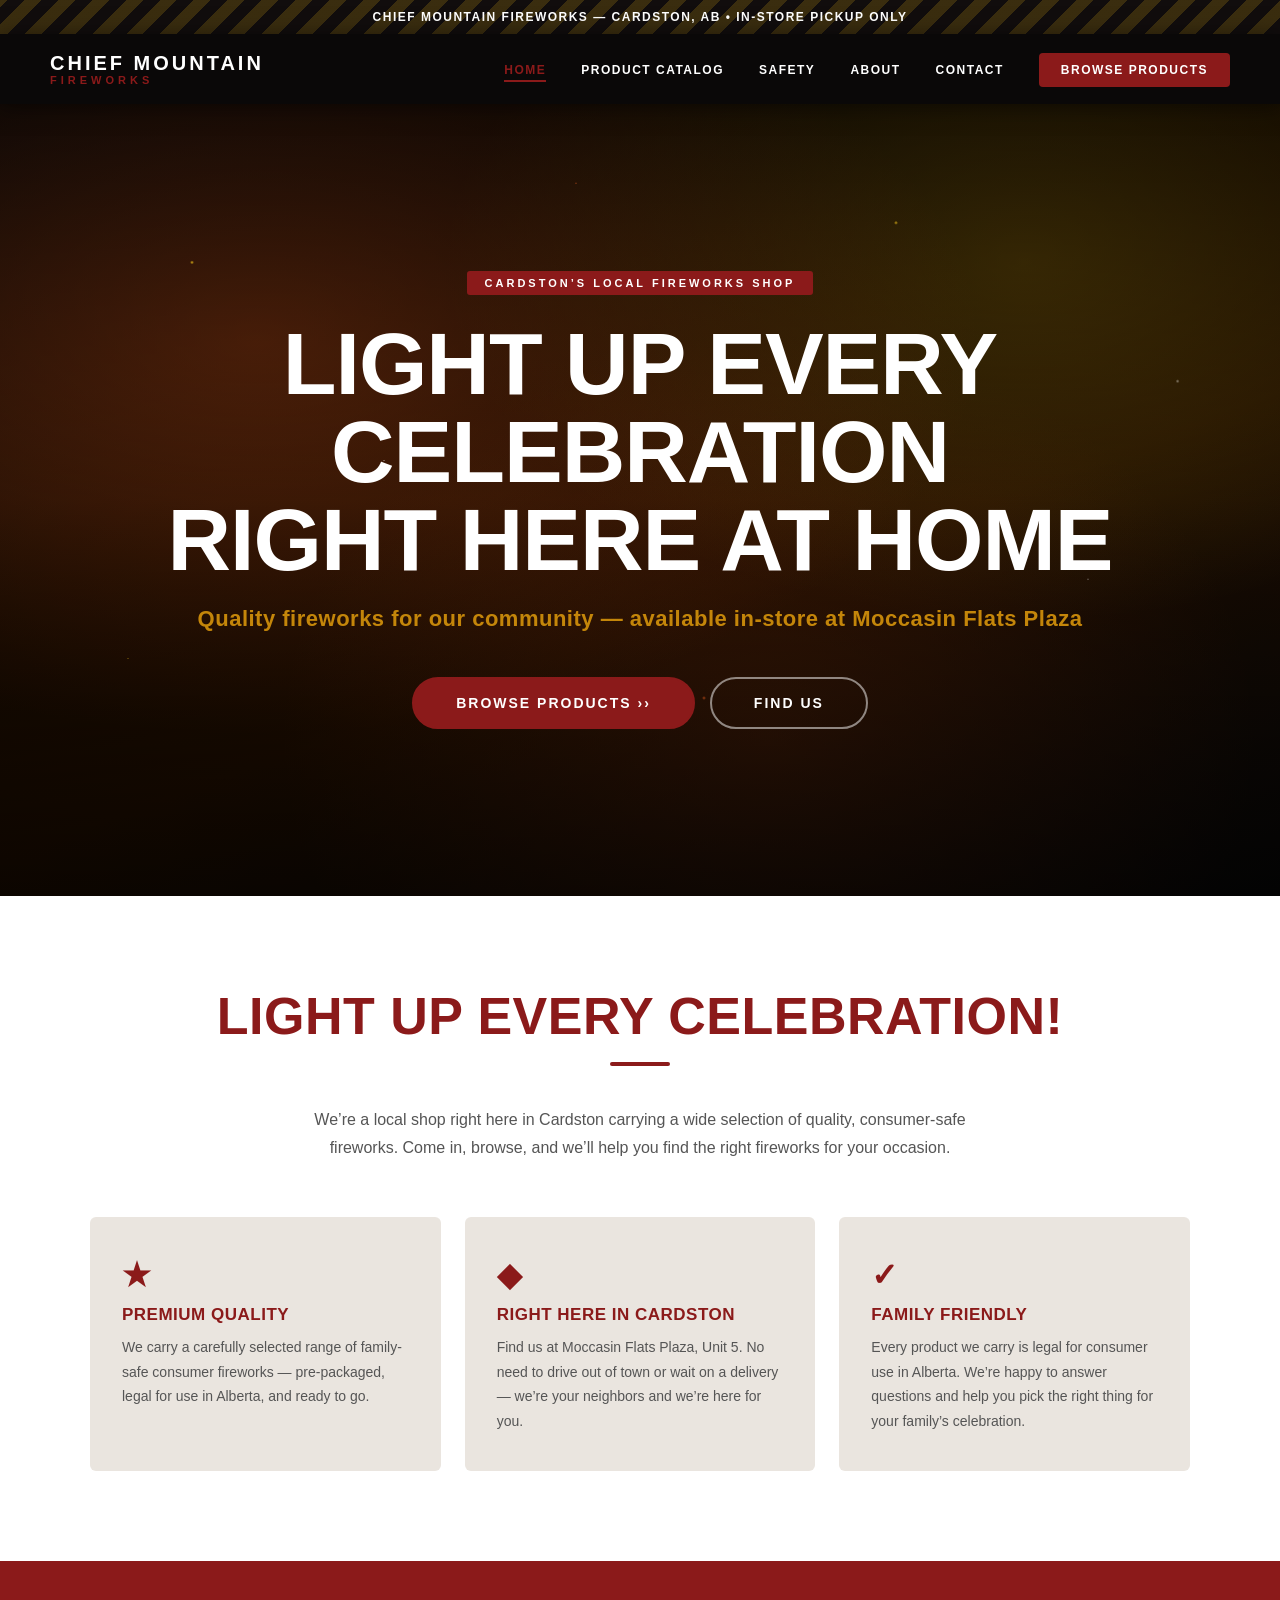
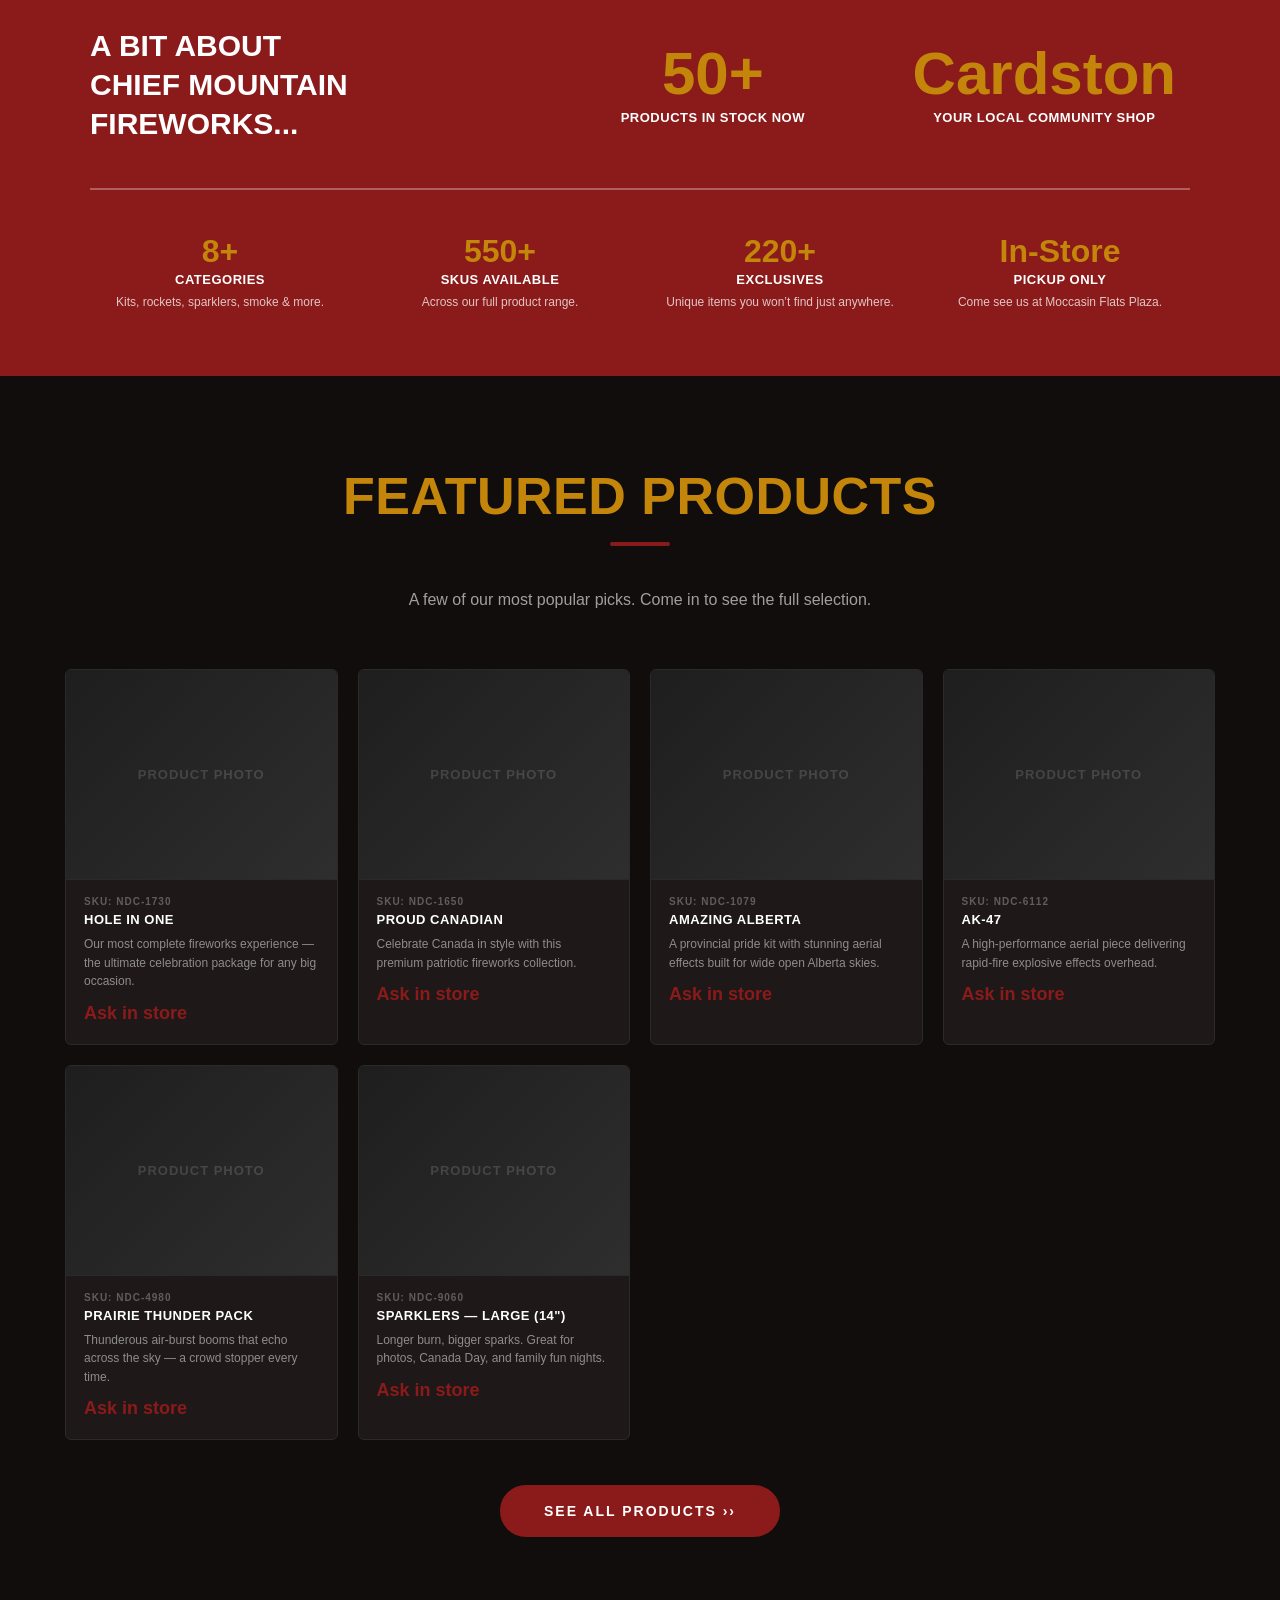
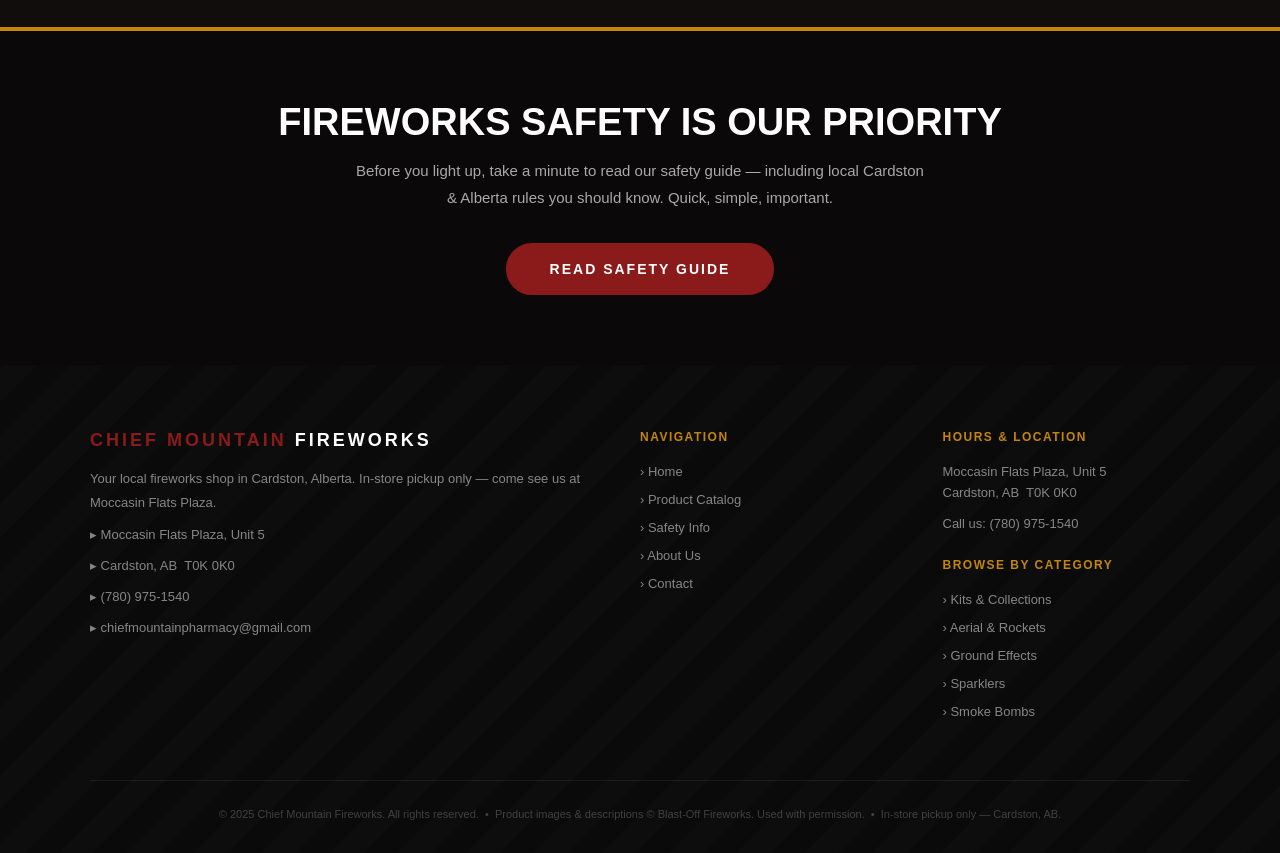
<file: index.html>
<!DOCTYPE html>
<html lang="en">
<head>
    <meta charset="UTF-8">
    <meta name="viewport" content="width=device-width, initial-scale=1.0">
    <title>Chief Mountain Fireworks &mdash; Cardston, AB</title>
    <link rel="stylesheet" href="style.css">
</head>
<body>

    <!-- ============================================================
         ANNOUNCEMENT BAR
         ============================================================ -->
    <div class="announcement-bar">
        Chief Mountain Fireworks &mdash; Cardston, AB &bull; In-Store Pickup Only
    </div>

    <!-- ============================================================
         NAVIGATION
         ============================================================ -->
    <nav class="navbar">
        <a href="index.html" class="nav-logo">
            <span class="store-name">Chief Mountain</span>
            <span class="store-suffix">Fireworks</span>
        </a>
        <ul class="nav-links">
            <li><a href="index.html" class="active">Home</a></li>
            <li><a href="shop.html">Product Catalog</a></li>
            <li><a href="safety.html">Safety</a></li>
            <li><a href="about.html">About</a></li>
            <li><a href="about.html#contact">Contact</a></li>
            <li><a href="shop.html" class="nav-cta">Browse Products</a></li>
        </ul>
        <button class="nav-hamburger" onclick="this.parentElement.querySelector('.nav-links').style.display = this.parentElement.querySelector('.nav-links').style.display === 'flex' ? 'none' : 'flex'">&#9776;</button>
    </nav>

    <!-- ============================================================
         HERO SECTION
         ============================================================ -->
    <section class="hero">
        <div class="hero-sparkles"></div>
        <div class="hero-content">
            <span class="hero-eyebrow">Cardston&rsquo;s Local Fireworks Shop</span>
            <h1>Light Up Every<br>Celebration<br>Right Here at Home</h1>
            <p class="subtitle">Quality fireworks for our community &mdash; available in-store at Moccasin Flats Plaza</p>
            <div class="hero-buttons">
                <a href="shop.html" class="btn-primary">Browse Products &rsaquo;&rsaquo;</a>
                <a href="about.html#contact" class="btn-outline">Find Us</a>
            </div>
        </div>
    </section>

    <!-- ============================================================
         FEATURES SECTION
         ============================================================ -->
    <section class="features">
        <h2 class="section-title orange">Light Up Every Celebration!</h2>
        <div class="divider-bar"></div>
        <p class="section-subtitle dark">
            We&rsquo;re a local shop right here in Cardston carrying a wide selection of quality, consumer-safe fireworks.
            Come in, browse, and we&rsquo;ll help you find the right fireworks for your occasion.
        </p>
        <div class="features-grid">
            <div class="feature-card">
                <div class="feature-icon">&#9733;</div>
                <h3>Premium Quality</h3>
                <p>We carry a carefully selected range of family-safe consumer fireworks &mdash; pre-packaged, legal for use in Alberta, and ready to go.</p>
            </div>
            <div class="feature-card">
                <div class="feature-icon">&#9670;</div>
                <h3>Right Here in Cardston</h3>
                <p>Find us at Moccasin Flats Plaza, Unit 5. No need to drive out of town or wait on a delivery &mdash; we&rsquo;re your neighbors and we&rsquo;re here for you.</p>
            </div>
            <div class="feature-card">
                <div class="feature-icon">&#10003;</div>
                <h3>Family Friendly</h3>
                <p>Every product we carry is legal for consumer use in Alberta. We&rsquo;re happy to answer questions and help you pick the right thing for your family&rsquo;s celebration.</p>
            </div>
        </div>
    </section>

    <!-- ============================================================
         STATS SECTION
         ============================================================ -->
    <section class="stats">
        <div class="stats-inner">
            <div class="stats-header">
                <h2>A bit about<br>Chief Mountain<br>Fireworks...</h2>
                <div class="stats-big">
                    <div class="number">50+</div>
                    <div class="label">Products In Stock Now</div>
                </div>
                <div class="stats-big">
                    <div class="number">Cardston</div>
                    <div class="label">Your Local Community Shop</div>
                </div>
            </div>
            <div class="stats-row">
                <div class="stat-item">
                    <div class="stat-number">8+</div>
                    <div class="stat-label">Categories</div>
                    <p>Kits, rockets, sparklers, smoke &amp; more.</p>
                </div>
                <div class="stat-item">
                    <div class="stat-number">550+</div>
                    <div class="stat-label">SKUs Available</div>
                    <p>Across our full product range.</p>
                </div>
                <div class="stat-item">
                    <div class="stat-number">220+</div>
                    <div class="stat-label">Exclusives</div>
                    <p>Unique items you won&rsquo;t find just anywhere.</p>
                </div>
                <div class="stat-item">
                    <div class="stat-number">In-Store</div>
                    <div class="stat-label">Pickup Only</div>
                    <p>Come see us at Moccasin Flats Plaza.</p>
                </div>
            </div>
        </div>
    </section>

    <!-- ============================================================
         FEATURED PRODUCTS
         ============================================================ -->
    <section class="products-section">
        <h2 class="section-title yellow">Featured Products</h2>
        <div class="divider-bar" style="background: var(--orange);"></div>
        <p class="section-subtitle light">A few of our most popular picks. Come in to see the full selection.</p>

        <div class="products-grid">

            <a href="product.html?id=1730" class="product-card">
                <div class="product-img-placeholder">Product Photo</div>
                <div class="product-info">
                    <div class="product-sku">SKU: NDC-1730</div>
                    <div class="product-name">Hole in One</div>
                    <div class="product-desc">Our most complete fireworks experience &mdash; the ultimate celebration package for any big occasion.</div>
                    <div class="product-price">Ask in store</div>
                </div>
            </a>

            <a href="product.html?id=1650" class="product-card">
                <div class="product-img-placeholder">Product Photo</div>
                <div class="product-info">
                    <div class="product-sku">SKU: NDC-1650</div>
                    <div class="product-name">Proud Canadian</div>
                    <div class="product-desc">Celebrate Canada in style with this premium patriotic fireworks collection.</div>
                    <div class="product-price">Ask in store</div>
                </div>
            </a>

            <a href="product.html?id=1079" class="product-card">
                <div class="product-img-placeholder">Product Photo</div>
                <div class="product-info">
                    <div class="product-sku">SKU: NDC-1079</div>
                    <div class="product-name">Amazing Alberta</div>
                    <div class="product-desc">A provincial pride kit with stunning aerial effects built for wide open Alberta skies.</div>
                    <div class="product-price">Ask in store</div>
                </div>
            </a>

            <a href="product.html?id=6112" class="product-card">
                <div class="product-img-placeholder">Product Photo</div>
                <div class="product-info">
                    <div class="product-sku">SKU: NDC-6112</div>
                    <div class="product-name">AK-47</div>
                    <div class="product-desc">A high-performance aerial piece delivering rapid-fire explosive effects overhead.</div>
                    <div class="product-price">Ask in store</div>
                </div>
            </a>

            <a href="product.html?id=4980" class="product-card">
                <div class="product-img-placeholder">Product Photo</div>
                <div class="product-info">
                    <div class="product-sku">SKU: NDC-4980</div>
                    <div class="product-name">Prairie Thunder Pack</div>
                    <div class="product-desc">Thunderous air-burst booms that echo across the sky &mdash; a crowd stopper every time.</div>
                    <div class="product-price">Ask in store</div>
                </div>
            </a>

            <a href="product.html?id=9060" class="product-card">
                <div class="product-img-placeholder">Product Photo</div>
                <div class="product-info">
                    <div class="product-sku">SKU: NDC-9060</div>
                    <div class="product-name">Sparklers &mdash; Large (14")</div>
                    <div class="product-desc">Longer burn, bigger sparks. Great for photos, Canada Day, and family fun nights.</div>
                    <div class="product-price">Ask in store</div>
                </div>
            </a>

        </div>

        <a href="shop.html" class="btn-primary">See All Products &rsaquo;&rsaquo;</a>
    </section>

    <!-- ============================================================
         SAFETY STRIP
         ============================================================ -->
    <section class="safety-strip">
        <h2>Fireworks Safety Is Our Priority</h2>
        <p>Before you light up, take a minute to read our safety guide &mdash; including local Cardston &amp; Alberta rules you should know. Quick, simple, important.</p>
        <a href="safety.html" class="btn-primary">Read Safety Guide</a>
    </section>


    <!-- ============================================================
         FOOTER
         ============================================================ -->
    <footer>
        <div class="footer-grid">
            <div class="footer-brand">
                <a href="index.html" class="footer-logo"><span>Chief Mountain</span> Fireworks</a>
                <p>Your local fireworks shop in Cardston, Alberta. In-store pickup only &mdash; come see us at Moccasin Flats Plaza.</p>
                <p class="contact-line">&#x25B8; Moccasin Flats Plaza, Unit 5</p>
                <p class="contact-line">&#x25B8; Cardston, AB &nbsp;T0K 0K0</p>
                <p class="contact-line">&#x25B8; (780) 975-1540</p>
                <p class="contact-line">&#x25B8; chiefmountainpharmacy@gmail.com</p>
            </div>
            <div class="footer-col">
                <h4>Navigation</h4>
                <ul>
                    <li><a href="index.html">&#x203A; Home</a></li>
                    <li><a href="shop.html">&#x203A; Product Catalog</a></li>
                    <li><a href="safety.html">&#x203A; Safety Info</a></li>
                    <li><a href="about.html">&#x203A; About Us</a></li>
                    <li><a href="about.html#contact">&#x203A; Contact</a></li>
                </ul>
            </div>
            <div class="footer-col">
                <h4>Hours &amp; Location</h4>
                <p class="info-line">Moccasin Flats Plaza, Unit 5<br>Cardston, AB &nbsp;T0K 0K0</p>
                <p class="info-line" style="margin-top: 10px;">Call us: (780) 975-1540</p>
                <h4 style="margin-top: 24px;">Browse by Category</h4>
                <ul>
                    <li><a href="shop.html#kits">&#x203A; Kits &amp; Collections</a></li>
                    <li><a href="shop.html#aerials">&#x203A; Aerial &amp; Rockets</a></li>
                    <li><a href="shop.html#ground">&#x203A; Ground Effects</a></li>
                    <li><a href="shop.html#sparklers">&#x203A; Sparklers</a></li>
                    <li><a href="shop.html#smoke">&#x203A; Smoke Bombs</a></li>
                </ul>
            </div>
        </div>
        <div class="footer-bottom">
            &copy; 2025 Chief Mountain Fireworks. All rights reserved.
            &nbsp;&bull;&nbsp; Product images &amp; descriptions &copy; Blast-Off Fireworks. Used with permission.
            &nbsp;&bull;&nbsp; In-store pickup only &mdash; Cardston, AB.
        </div>
    </footer>

</body>
</html>
</file>
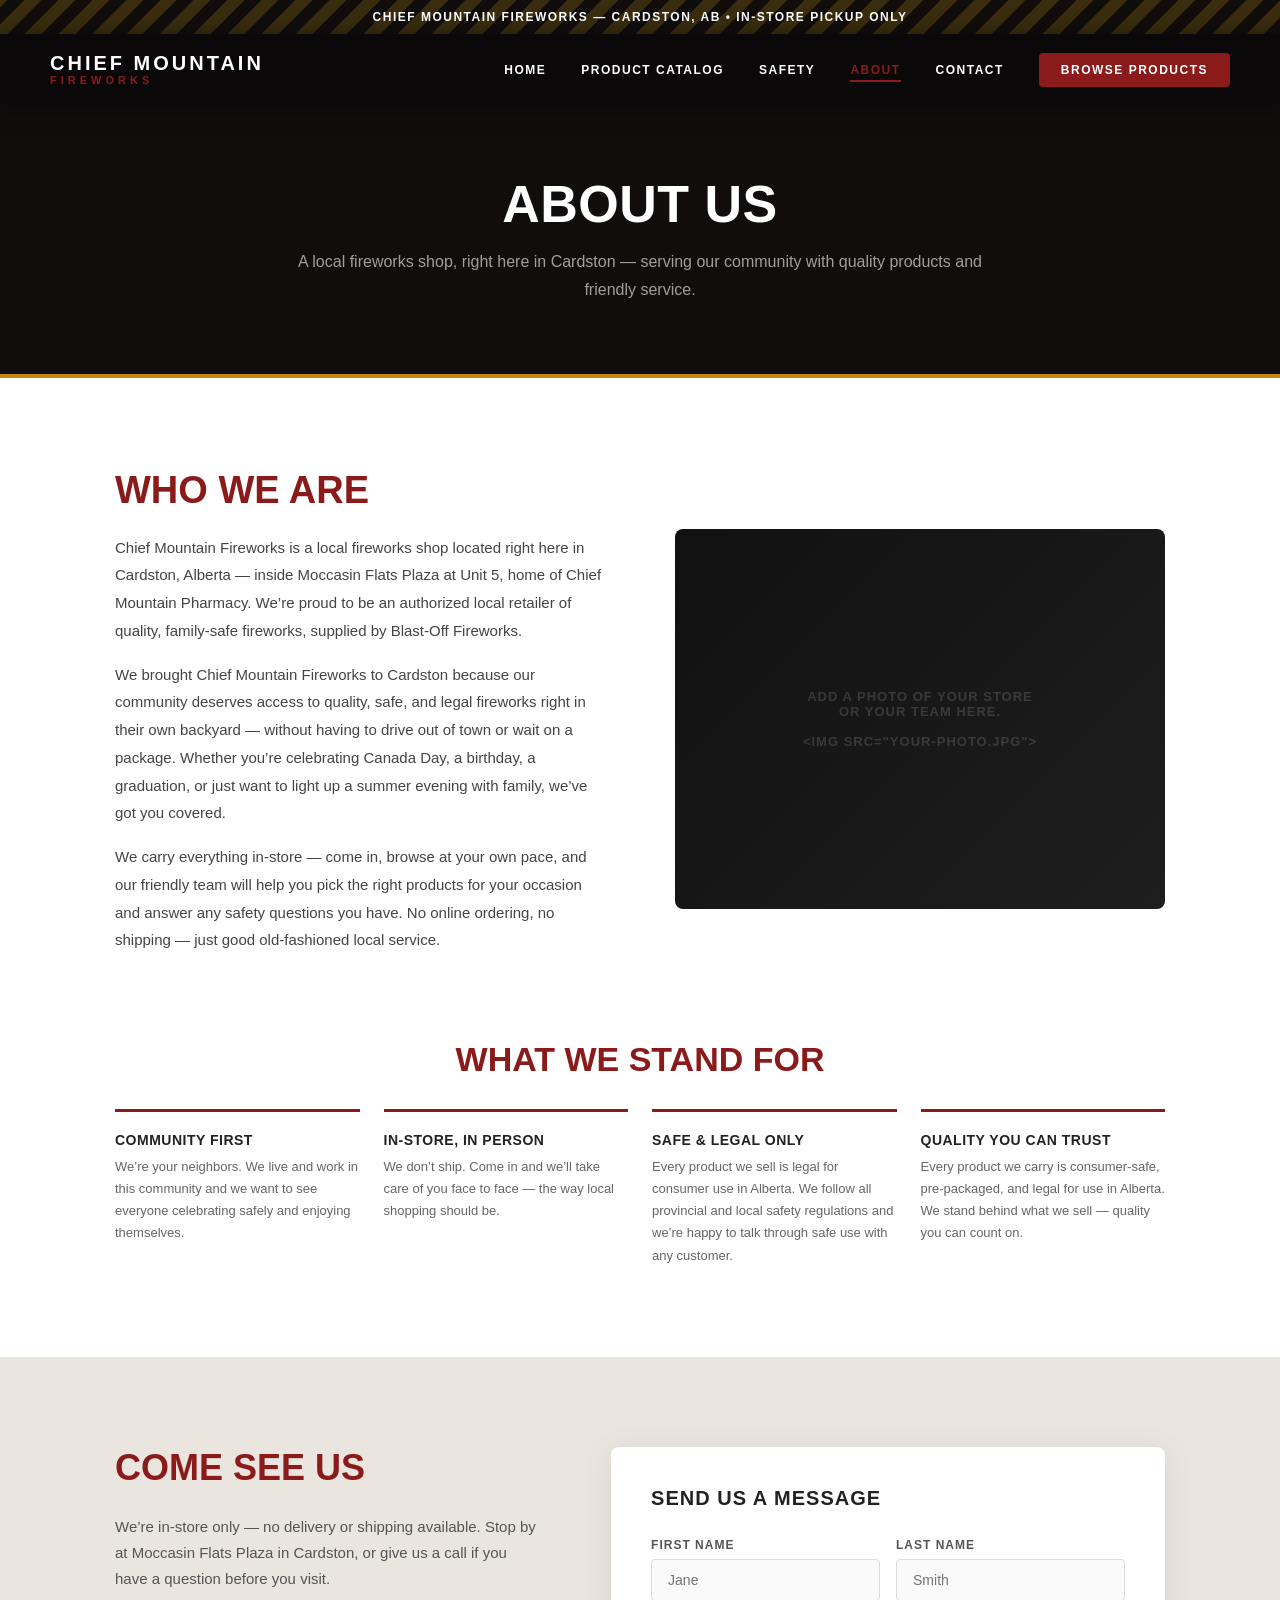
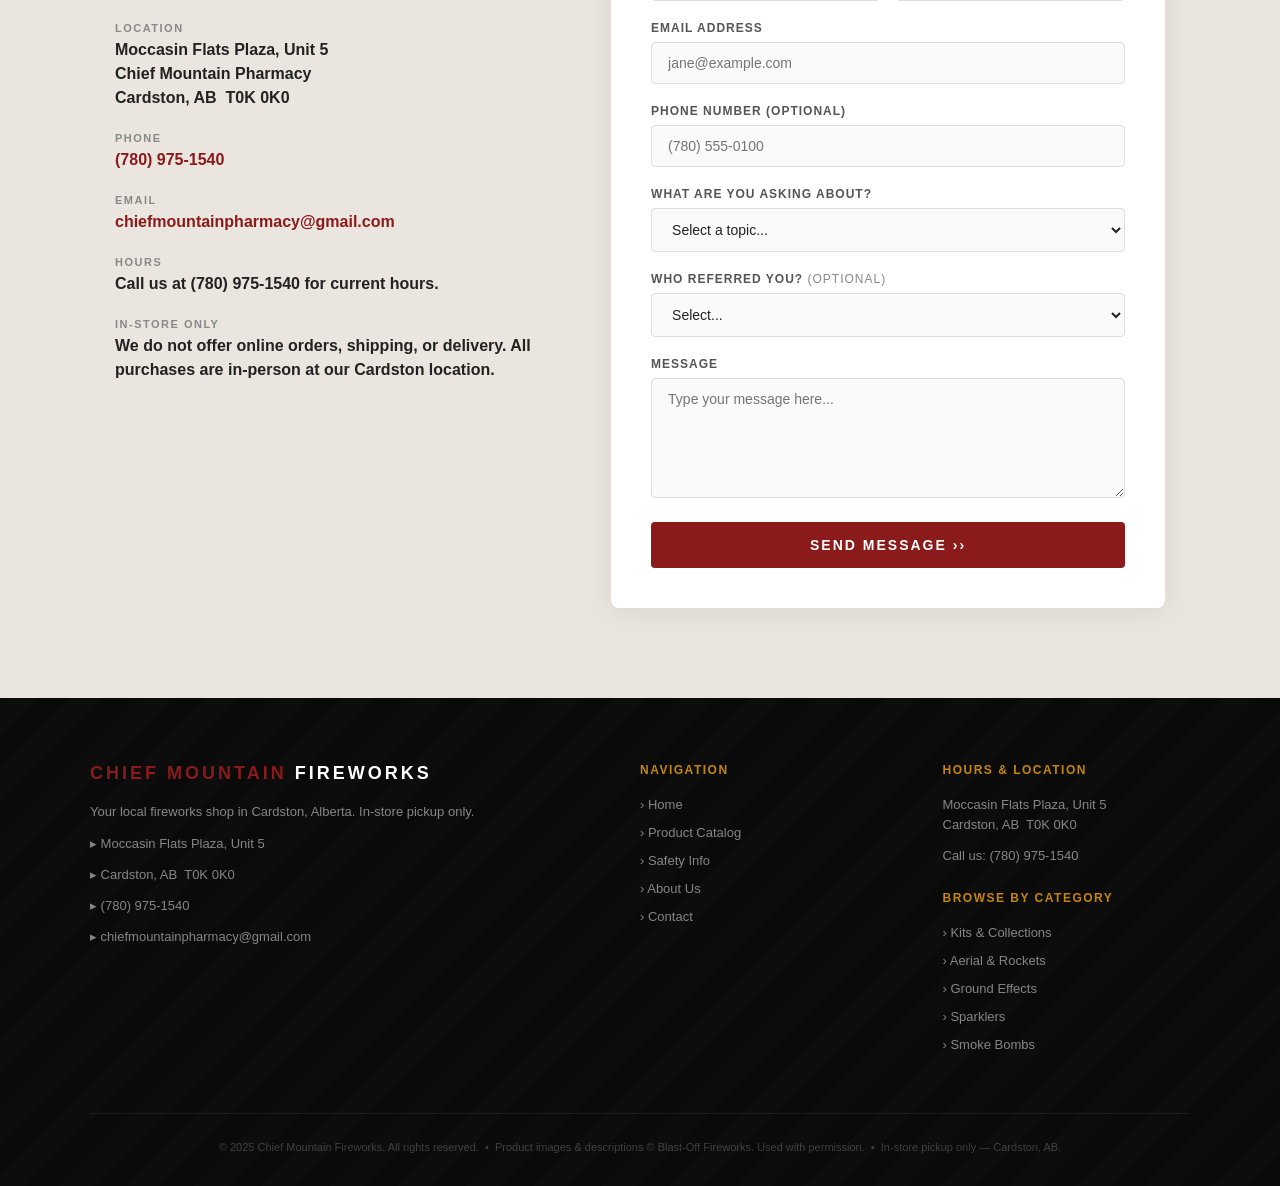
<file: about.html>
<!DOCTYPE html>
<html lang="en">
<head>
    <meta charset="UTF-8">
    <meta name="viewport" content="width=device-width, initial-scale=1.0">
    <title>About Us &mdash; Chief Mountain Fireworks</title>
    <link rel="stylesheet" href="style.css">
</head>
<body>

    <div class="announcement-bar">
        Chief Mountain Fireworks &mdash; Cardston, AB &bull; In-Store Pickup Only
    </div>

    <nav class="navbar">
        <a href="index.html" class="nav-logo">
            <span class="store-name">Chief Mountain</span>
            <span class="store-suffix">Fireworks</span>
        </a>
        <ul class="nav-links">
            <li><a href="index.html">Home</a></li>
            <li><a href="shop.html">Product Catalog</a></li>
            <li><a href="safety.html">Safety</a></li>
            <li><a href="about.html" class="active">About</a></li>
            <li><a href="about.html#contact">Contact</a></li>
            <li><a href="shop.html" class="nav-cta">Browse Products</a></li>
        </ul>
        <button class="nav-hamburger">&#9776;</button>
    </nav>

    <!-- ============================================================
         PAGE HERO
         ============================================================ -->
    <div class="page-hero">
        <h1 class="section-title white">About Us</h1>
        <p class="section-subtitle light" style="margin-bottom: 0;">
            A local fireworks shop, right here in Cardston &mdash; serving our community with quality products and friendly service.
        </p>
    </div>

    <!-- ============================================================
         ABOUT SECTION
         ============================================================ -->
    <section class="about-section">
        <div class="about-inner">

            <div class="about-grid">
                <div class="about-text">
                    <h2>Who We Are</h2>
                    <p>
                        Chief Mountain Fireworks is a local fireworks shop located right here in Cardston, Alberta &mdash;
                        inside Moccasin Flats Plaza at Unit 5, home of Chief Mountain Pharmacy. We&rsquo;re proud to be
                        an authorized local retailer of quality, family-safe fireworks, supplied by Blast-Off Fireworks.
                    </p>
                    <p>
                        We brought Chief Mountain Fireworks to Cardston because our community deserves access to quality,
                        safe, and legal fireworks right in their own backyard &mdash; without having to drive out of town
                        or wait on a package. Whether you&rsquo;re celebrating Canada Day, a birthday, a graduation,
                        or just want to light up a summer evening with family, we&rsquo;ve got you covered.
                    </p>
                    <p>
                        We carry everything in-store &mdash; come in, browse at your own pace, and our friendly team will
                        help you pick the right products for your occasion and answer any safety questions you have.
                        No online ordering, no shipping &mdash; just good old-fashioned local service.
                    </p>
                </div>
                <div class="about-img-placeholder">
                    <!--
                        PLACEHOLDER: Replace this div with an actual photo.
                        Example:
                        <img src="images/store-photo.jpg" alt="Chief Mountain Fireworks at Moccasin Flats Plaza">
                    -->
                    Add a photo of your store<br>or your team here.<br><br>
                    &lt;img src="your-photo.jpg"&gt;
                </div>
            </div>

            <!-- VALUES -->
            <h2 style="font-size: clamp(22px, 3vw, 34px); font-weight: 900; color: var(--orange); text-transform: uppercase; margin-bottom: 30px; text-align: center;">
                What We Stand For
            </h2>
            <div class="values-grid">
                <div class="value-item">
                    <h4>Community First</h4>
                    <p>We&rsquo;re your neighbors. We live and work in this community and we want to see everyone celebrating safely and enjoying themselves.</p>
                </div>
                <div class="value-item">
                    <h4>In-Store, In Person</h4>
                    <p>We don&rsquo;t ship. Come in and we&rsquo;ll take care of you face to face &mdash; the way local shopping should be.</p>
                </div>
                <div class="value-item">
                    <h4>Safe &amp; Legal Only</h4>
                    <p>Every product we sell is legal for consumer use in Alberta. We follow all provincial and local safety regulations and we&rsquo;re happy to talk through safe use with any customer.</p>
                </div>
                <div class="value-item">
                    <h4>Quality You Can Trust</h4>
                    <p>Every product we carry is consumer-safe, pre-packaged, and legal for use in Alberta. We stand behind what we sell &mdash; quality you can count on.</p>
                </div>
            </div>

        </div>
    </section>


    <!-- ============================================================
         CONTACT SECTION
         ============================================================ -->
    <section class="contact-section" id="contact">
        <div class="contact-inner">
            <div class="contact-grid">

                <div class="contact-info">
                    <h2>Come See Us</h2>
                    <p style="font-size: 15px; color: #555; line-height: 1.75; margin-bottom: 30px;">
                        We&rsquo;re in-store only &mdash; no delivery or shipping available. Stop by at Moccasin Flats Plaza
                        in Cardston, or give us a call if you have a question before you visit.
                    </p>

                    <div class="contact-detail">
                        <div class="label">Location</div>
                        <div class="value">
                            Moccasin Flats Plaza, Unit 5<br>
                            Chief Mountain Pharmacy<br>
                            Cardston, AB &nbsp;T0K 0K0
                        </div>
                    </div>

                    <div class="contact-detail">
                        <div class="label">Phone</div>
                        <div class="value"><a href="tel:7809751540" style="color: var(--orange); font-weight: 700;">(780) 975-1540</a></div>
                    </div>

                    <div class="contact-detail">
                        <div class="label">Email</div>
                        <div class="value"><a href="mailto:chiefmountainpharmacy@gmail.com" style="color: var(--orange); font-weight: 700;">chiefmountainpharmacy@gmail.com</a></div>
                    </div>

                    <div class="contact-detail">
                        <div class="label">Hours</div>
                        <!-- PLACEHOLDER: Update with your actual store hours -->
                        <div class="value">Call us at (780) 975-1540 for current hours.</div>
                    </div>

                    <div class="contact-detail">
                        <div class="label">In-Store Only</div>
                        <div class="value">We do not offer online orders, shipping, or delivery. All purchases are in-person at our Cardston location.</div>
                    </div>
                </div>

                <div class="contact-form">
                    <h3>Send Us a Message</h3>
                    <!--
                        NOTE: To make this form actually send emails, sign up free at formspree.io
                        and replace "YOUR_FORM_ID" in the action URL below.
                        Or ask your developer to set it up.
                    -->
                    <form action="https://formspree.io/f/YOUR_FORM_ID" method="POST">
                        <div class="form-row">
                            <div class="form-group">
                                <label for="fname">First Name</label>
                                <input type="text" id="fname" name="first_name" placeholder="Jane" required>
                            </div>
                            <div class="form-group">
                                <label for="lname">Last Name</label>
                                <input type="text" id="lname" name="last_name" placeholder="Smith">
                            </div>
                        </div>
                        <div class="form-group">
                            <label for="email">Email Address</label>
                            <input type="email" id="email" name="email" placeholder="jane@example.com" required>
                        </div>
                        <div class="form-group">
                            <label for="phone">Phone Number (optional)</label>
                            <input type="tel" id="phone" name="phone" placeholder="(780) 555-0100">
                        </div>
                        <div class="form-group">
                            <label for="subject">What are you asking about?</label>
                            <select id="subject" name="subject">
                                <option value="">Select a topic...</option>
                                <option value="products">Product Availability</option>
                                <option value="safety">Safety Questions</option>
                                <option value="hours">Store Hours</option>
                                <option value="other">Other</option>
                            </select>
                        </div>
                        <div class="form-group">
                            <label for="referral">Who referred you? <span style="font-weight:400; color:#888;">(optional)</span></label>
                            <select id="referral" name="referred_by">
                                <option value="">Select...</option>
                                <option value="Porter">Porter</option>
                                <option value="Reive">Reive</option>
                                <option value="none">No one / Not applicable</option>
                            </select>
                        </div>
                        <div class="form-group">
                            <label for="message">Message</label>
                            <textarea id="message" name="message" placeholder="Type your message here..." required></textarea>
                        </div>
                        <button type="submit" class="form-submit">Send Message &rsaquo;&rsaquo;</button>
                    </form>
                </div>

            </div>
        </div>
    </section>


    <footer>
        <div class="footer-grid">
            <div class="footer-brand">
                <a href="index.html" class="footer-logo"><span>Chief Mountain</span> Fireworks</a>
                <p>Your local fireworks shop in Cardston, Alberta. In-store pickup only.</p>
                <p class="contact-line">&#x25B8; Moccasin Flats Plaza, Unit 5</p>
                <p class="contact-line">&#x25B8; Cardston, AB &nbsp;T0K 0K0</p>
                <p class="contact-line">&#x25B8; (780) 975-1540</p>
                <p class="contact-line">&#x25B8; chiefmountainpharmacy@gmail.com</p>
            </div>
            <div class="footer-col">
                <h4>Navigation</h4>
                <ul>
                    <li><a href="index.html">&#x203A; Home</a></li>
                    <li><a href="shop.html">&#x203A; Product Catalog</a></li>
                    <li><a href="safety.html">&#x203A; Safety Info</a></li>
                    <li><a href="about.html">&#x203A; About Us</a></li>
                    <li><a href="about.html#contact">&#x203A; Contact</a></li>
                </ul>
            </div>
            <div class="footer-col">
                <h4>Hours &amp; Location</h4>
                <p class="info-line">Moccasin Flats Plaza, Unit 5<br>Cardston, AB &nbsp;T0K 0K0</p>
                <p class="info-line" style="margin-top: 10px;">Call us: (780) 975-1540</p>
                <h4 style="margin-top: 24px;">Browse by Category</h4>
                <ul>
                    <li><a href="shop.html#kits">&#x203A; Kits &amp; Collections</a></li>
                    <li><a href="shop.html#aerials">&#x203A; Aerial &amp; Rockets</a></li>
                    <li><a href="shop.html#ground">&#x203A; Ground Effects</a></li>
                    <li><a href="shop.html#sparklers">&#x203A; Sparklers</a></li>
                    <li><a href="shop.html#smoke">&#x203A; Smoke Bombs</a></li>
                </ul>
            </div>
        </div>
        <div class="footer-bottom">
            &copy; 2025 Chief Mountain Fireworks. All rights reserved.
            &nbsp;&bull;&nbsp; Product images &amp; descriptions &copy; Blast-Off Fireworks. Used with permission.
            &nbsp;&bull;&nbsp; In-store pickup only &mdash; Cardston, AB.
        </div>
    </footer>

</body>
</html>
</file>
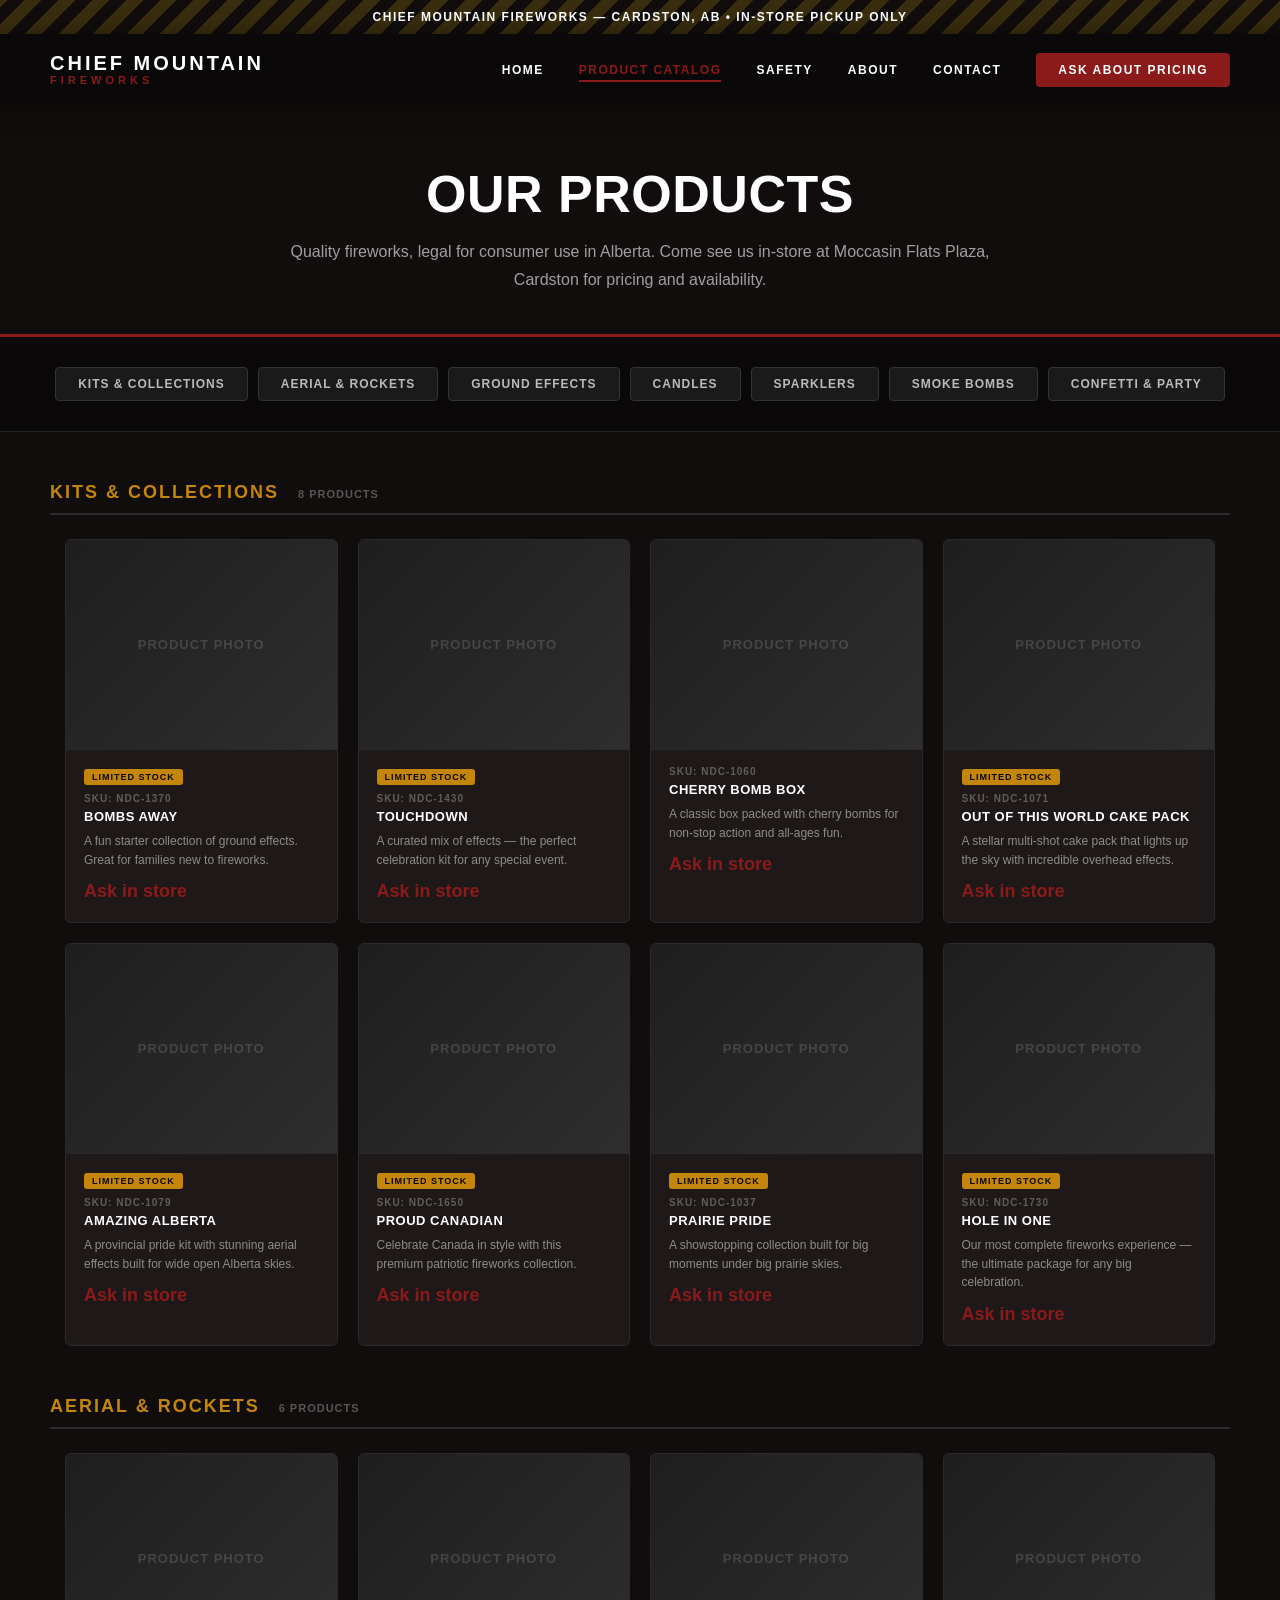
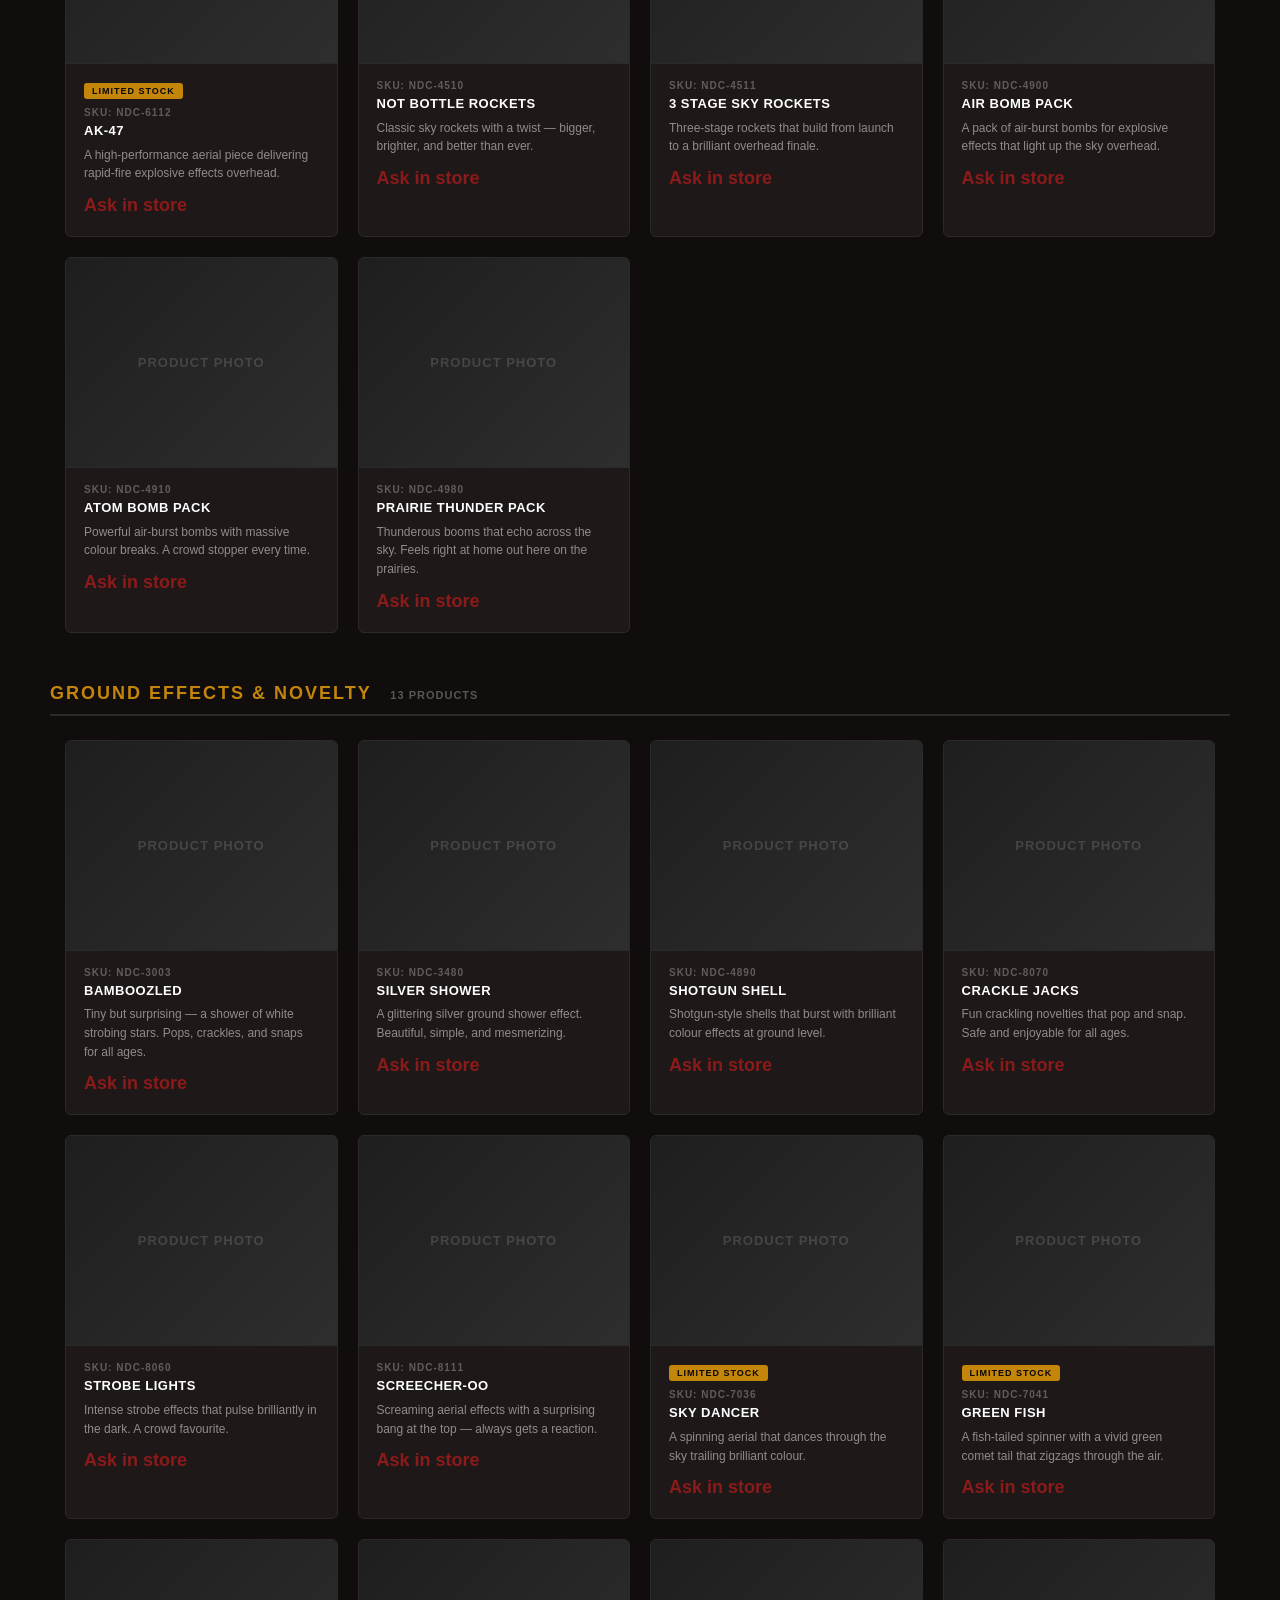
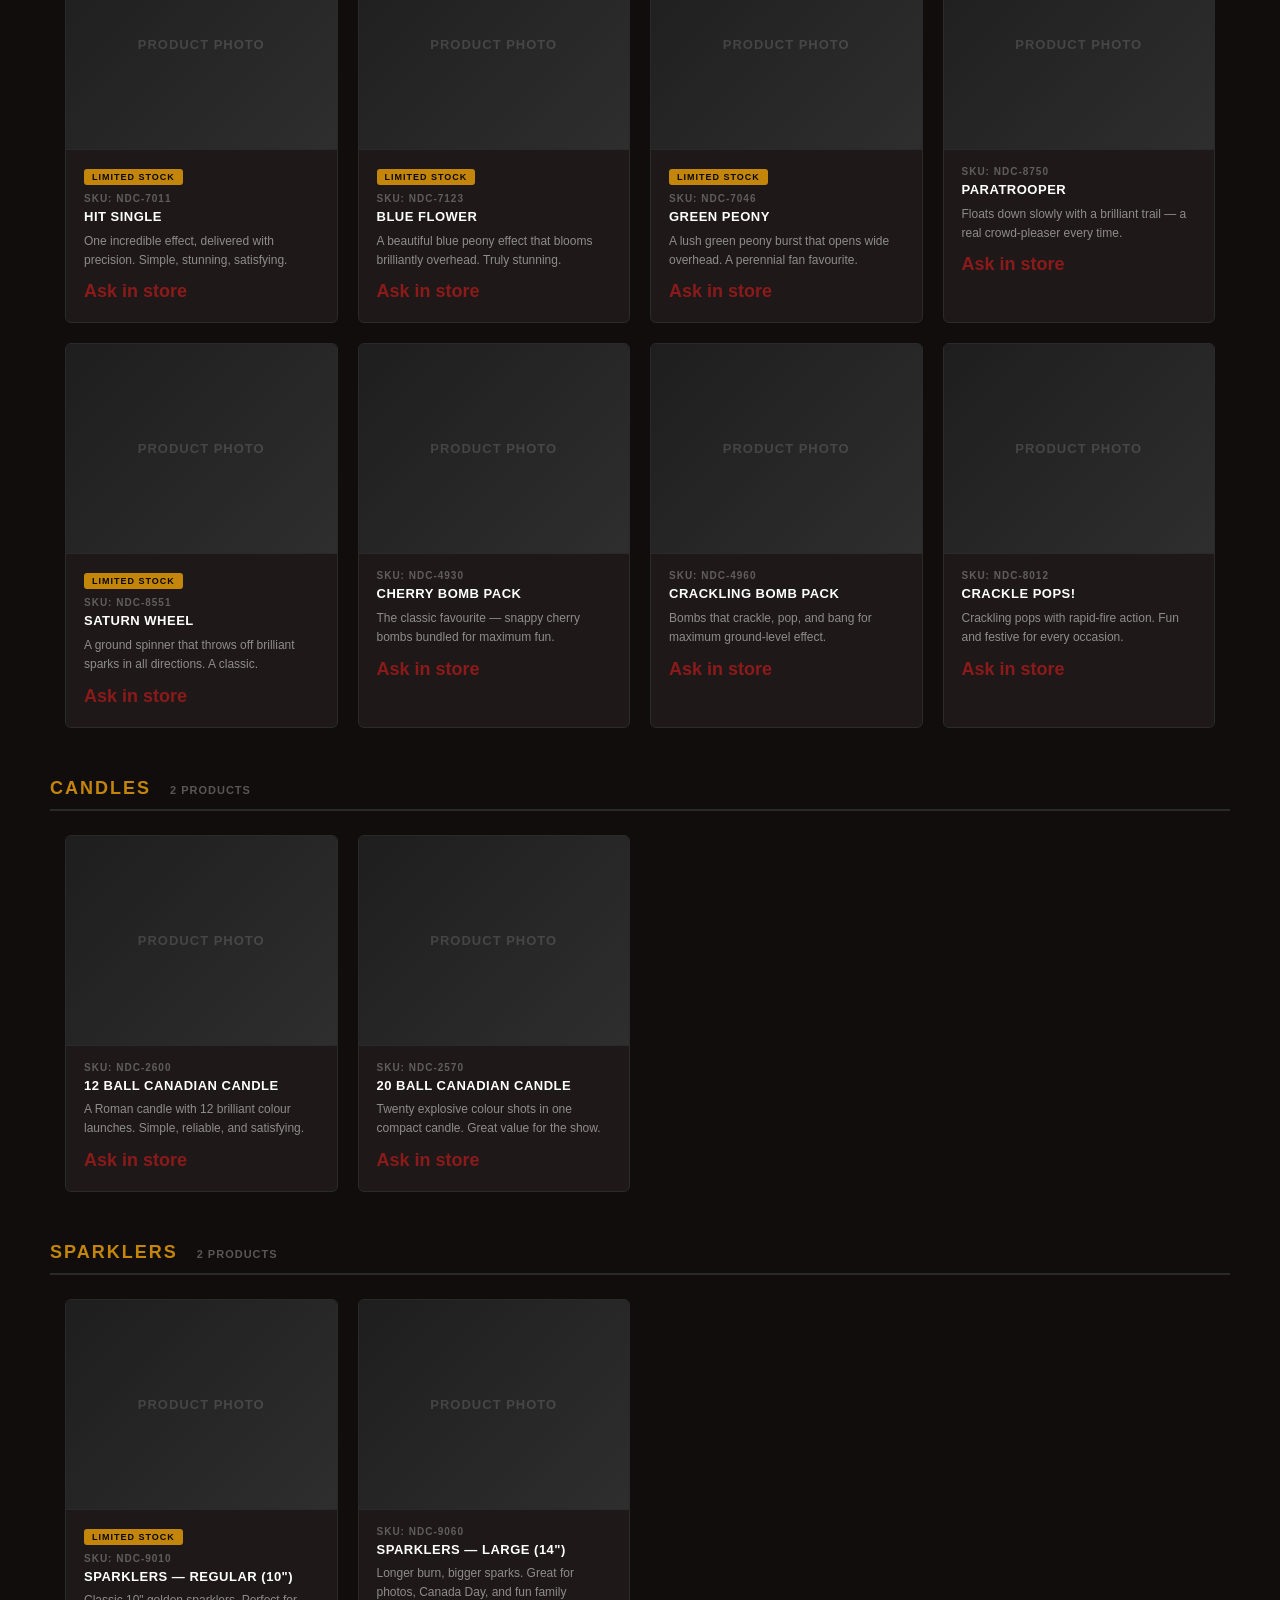
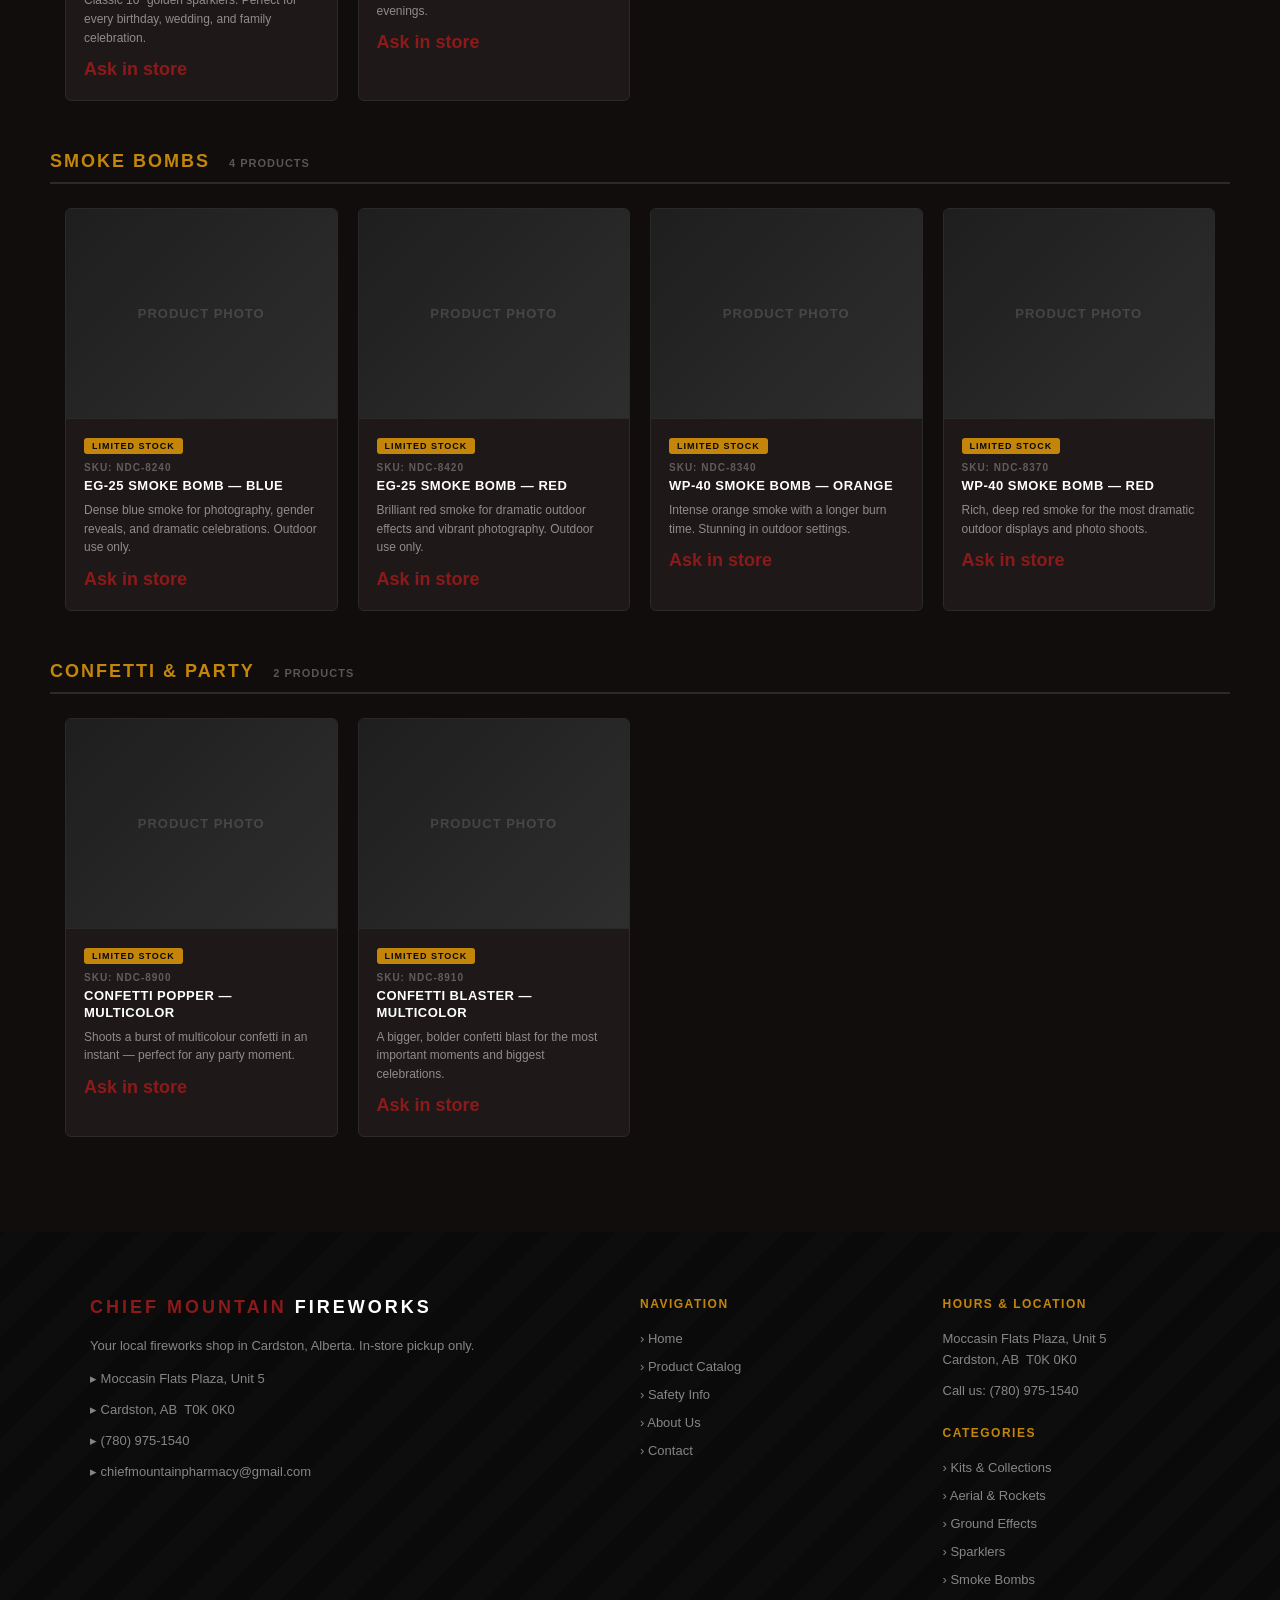
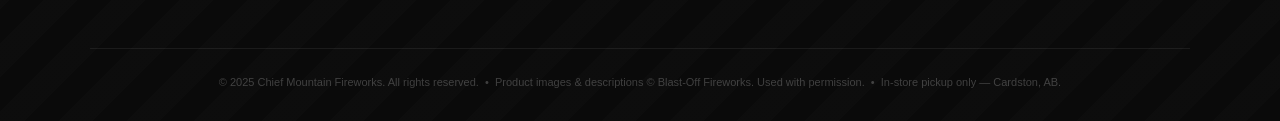
<file: product.html>
<!DOCTYPE html>
<html lang="en">
<head>
    <meta charset="UTF-8">
    <meta name="viewport" content="width=device-width, initial-scale=1.0">
    <title>Product — Chief Mountain Fireworks</title>
    <link rel="stylesheet" href="style.css">
</head>
<body>

    <div class="announcement-bar">
        Chief Mountain Fireworks &mdash; Cardston, AB &bull; In-Store Pickup Only
    </div>

    <nav class="navbar">
        <a href="index.html" class="nav-logo">
            <span class="store-name">Chief Mountain</span>
            <span class="store-suffix">Fireworks</span>
        </a>
        <ul class="nav-links">
            <li><a href="index.html">Home</a></li>
            <li><a href="shop.html" class="active">Product Catalog</a></li>
            <li><a href="safety.html">Safety</a></li>
            <li><a href="about.html">About</a></li>
            <li><a href="about.html#contact">Contact</a></li>
            <li><a href="about.html#contact" class="nav-cta">Ask About This Item</a></li>
        </ul>
        <button class="nav-hamburger">&#9776;</button>
    </nav>

    <!-- ============================================================
         PRODUCT DETAIL SECTION — populated by JavaScript below
         ============================================================ -->
    <section class="product-detail-section">
        <div class="product-detail-inner">

            <a href="shop.html" class="back-link">&larr; Back to All Products</a>

            <div class="product-detail-grid" id="product-detail-content">
                <!-- JavaScript fills this in -->
                <div class="product-detail-img" id="product-img-area">
                    <span>Loading&hellip;</span>
                </div>
                <div class="product-detail-info" id="product-info-area">
                    <span style="color: rgba(255,255,255,0.3);">Loading product&hellip;</span>
                </div>
            </div>

        </div>
    </section>

    <!-- CTA strip -->
    <section class="safety-strip" id="product-cta" style="display:none;">
        <h2>Interested in This Product?</h2>
        <p>Come see us in-store at Moccasin Flats Plaza, Cardston &mdash; or send us a message and we&rsquo;ll get back to you.</p>
        <div style="display:flex; gap:15px; justify-content:center; flex-wrap:wrap;">
            <a href="about.html#contact" class="btn-primary">Send a Message &rsaquo;&rsaquo;</a>
            <a href="shop.html" class="btn-outline">Keep Browsing</a>
        </div>
    </section>


    <footer>
        <div class="footer-grid">
            <div class="footer-brand">
                <a href="index.html" class="footer-logo"><span>Chief Mountain</span> Fireworks</a>
                <p>Your local fireworks shop in Cardston, Alberta. In-store pickup only.</p>
                <p class="contact-line">&#x25B8; Moccasin Flats Plaza, Unit 5</p>
                <p class="contact-line">&#x25B8; Cardston, AB &nbsp;T0K 0K0</p>
                <p class="contact-line">&#x25B8; (780) 975-1540</p>
                <p class="contact-line">&#x25B8; chiefmountainpharmacy@gmail.com</p>
            </div>
            <div class="footer-col">
                <h4>Navigation</h4>
                <ul>
                    <li><a href="index.html">&#x203A; Home</a></li>
                    <li><a href="shop.html">&#x203A; Product Catalog</a></li>
                    <li><a href="safety.html">&#x203A; Safety Info</a></li>
                    <li><a href="about.html">&#x203A; About Us</a></li>
                    <li><a href="about.html#contact">&#x203A; Contact</a></li>
                </ul>
            </div>
            <div class="footer-col">
                <h4>Hours &amp; Location</h4>
                <p class="info-line">Moccasin Flats Plaza, Unit 5<br>Cardston, AB &nbsp;T0K 0K0</p>
                <p class="info-line" style="margin-top:10px;">Call us: (780) 975-1540</p>
            </div>
        </div>
        <div class="footer-bottom">
            &copy; 2025 Chief Mountain Fireworks. All rights reserved.
            &nbsp;&bull;&nbsp; Product images &amp; descriptions &copy; Blast-Off Fireworks. Used with permission.
            &nbsp;&bull;&nbsp; In-store pickup only &mdash; Cardston, AB.
        </div>
    </footer>

    <!-- Load product data then render the page -->
    <script src="products-data.js"></script>
    <script>
        (function () {
            const params  = new URLSearchParams(window.location.search);
            const id      = params.get('id');
            const product = products.find(p => p.id === id);

            // If product not found, send them back to shop
            if (!product) {
                window.location.href = 'shop.html';
                return;
            }

            // Update page title
            document.title = product.name + ' — Chief Mountain Fireworks';

            // Stock badge HTML
            const stockLabels = {
                'in-stock':    { text: 'In Stock',      cls: 'in-stock'  },
                'limited':     { text: 'Limited Stock', cls: 'limited'   },
                'out-of-stock':{ text: 'Out of Stock',  cls: 'out-of-stock' }
            };
            const s = stockLabels[product.stock] || stockLabels['in-stock'];

            // Build image area
            document.getElementById('product-img-area').innerHTML = `
                <span>
                    Product Photo<br><br>
                    <span style="font-size:11px; opacity:0.6;">
                        Replace with:<br>
                        &lt;img src="images/${product.id}.jpg"&gt;
                    </span>
                </span>
            `;

            // Build info area
            document.getElementById('product-info-area').innerHTML = `
                <div>
                    <span class="category-badge">${product.category}</span>
                    <span class="stock-badge ${s.cls}">${s.text}</span>
                </div>
                <h1 class="product-detail-name">${product.name}</h1>
                <p class="product-detail-desc">${product.description}</p>
                <div class="product-meta">
                    <div class="product-meta-row">
                        <span class="product-meta-label">SKU</span>
                        <span class="product-meta-value">${product.sku}</span>
                    </div>
                    <div class="product-meta-row">
                        <span class="product-meta-label">UPC</span>
                        <span class="product-meta-value">${product.upc}</span>
                    </div>
                </div>
                <div class="product-in-store-note">
                    <strong>Pricing available in-store.</strong><br>
                    Come see us at Moccasin Flats Plaza, Unit 5, Cardston &mdash;
                    or <a href="about.html#contact" style="color:var(--orange); font-weight:700;">send us a message</a>
                    and we&rsquo;ll get back to you.
                    <br><br>
                    <a href="tel:7809751540" style="color:var(--orange); font-weight:700;">(780) 975-1540</a>
                </div>
            `;

            // Show CTA strip
            document.getElementById('product-cta').style.display = 'block';

        })();
    </script>

</body>
</html>
</file>
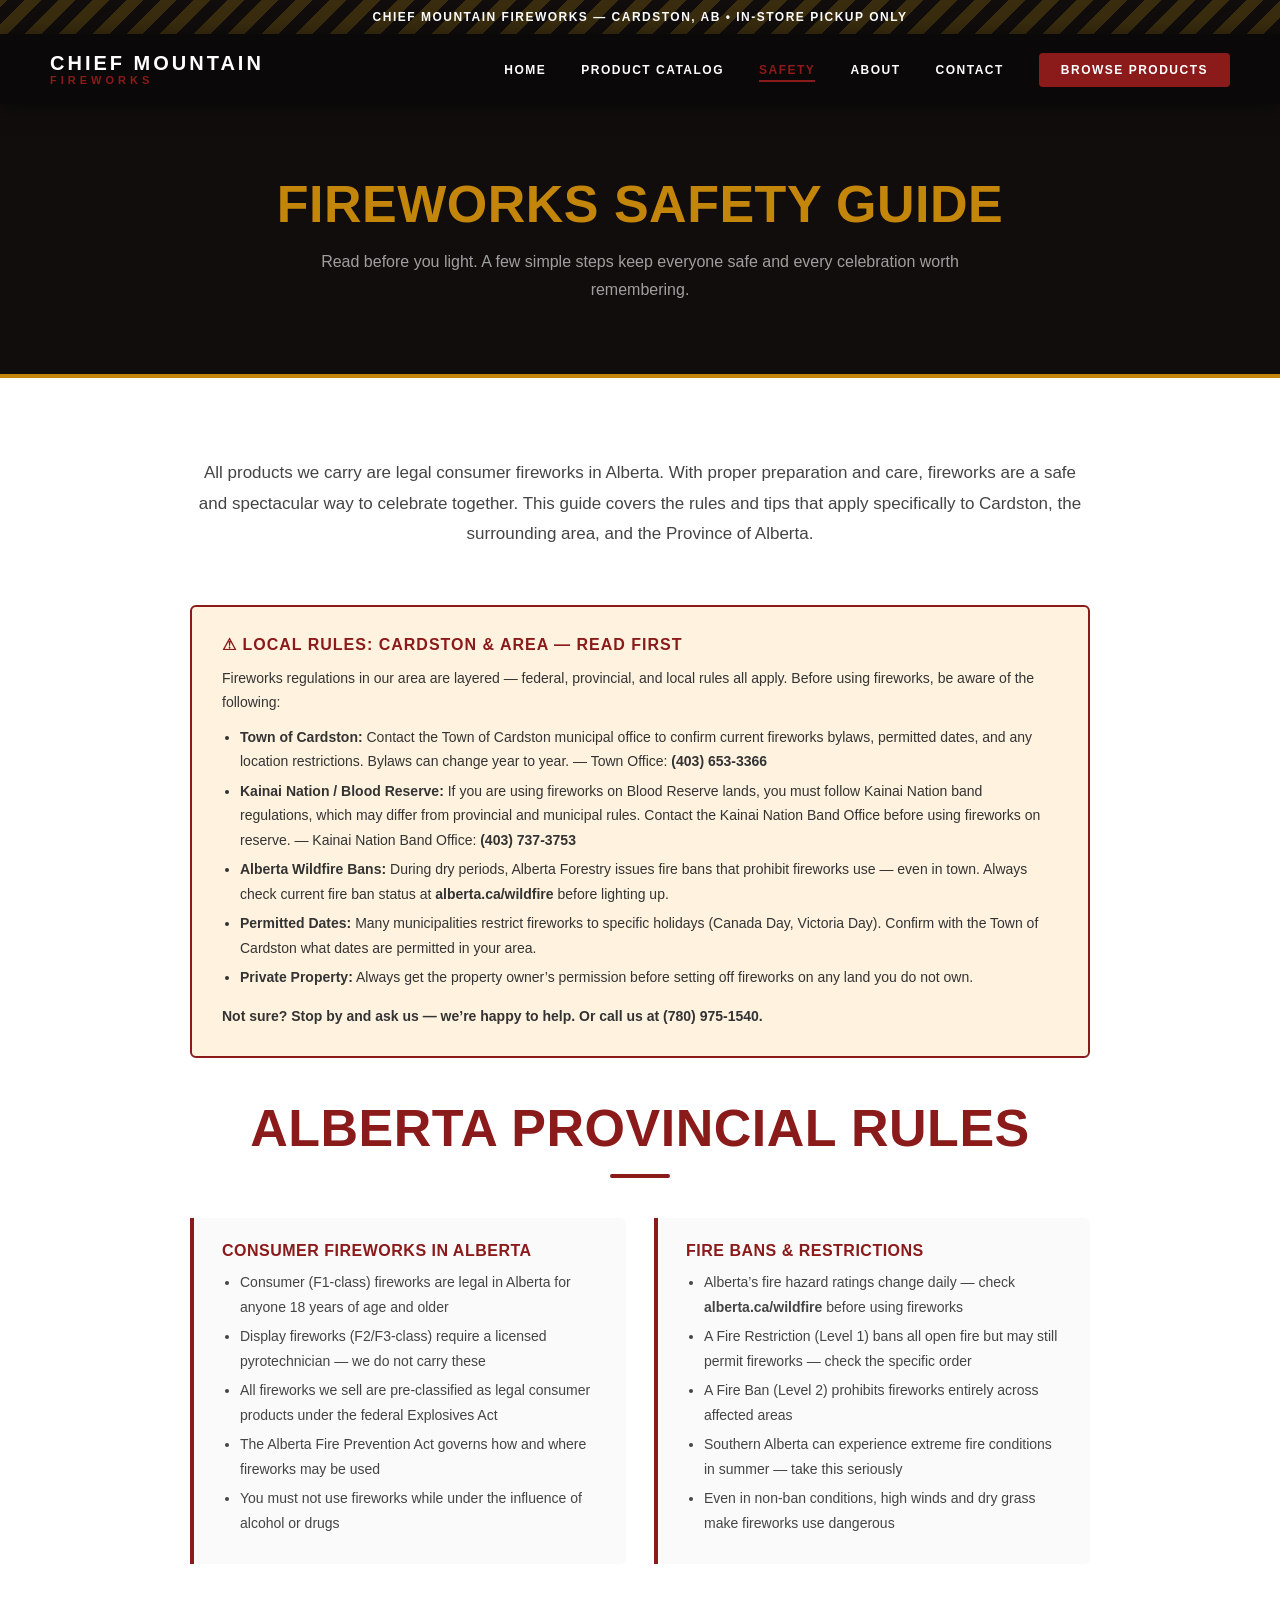
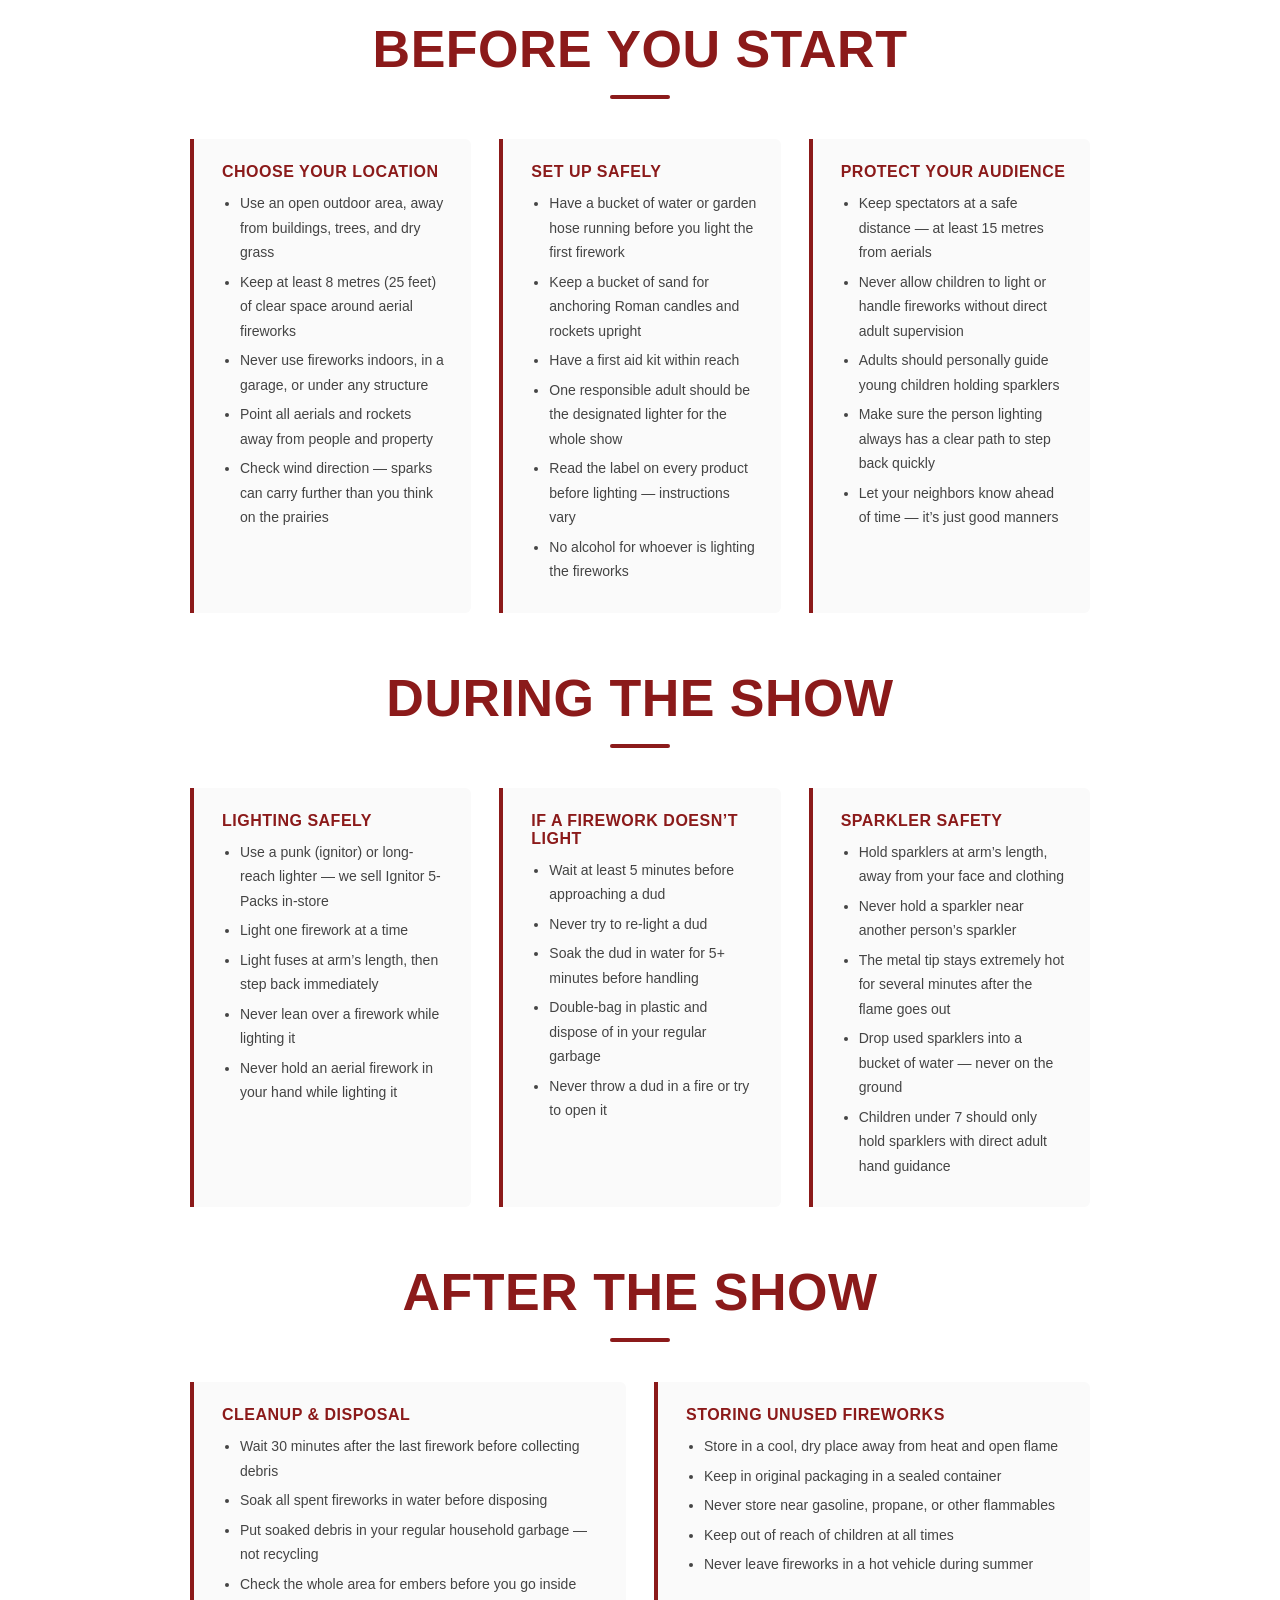
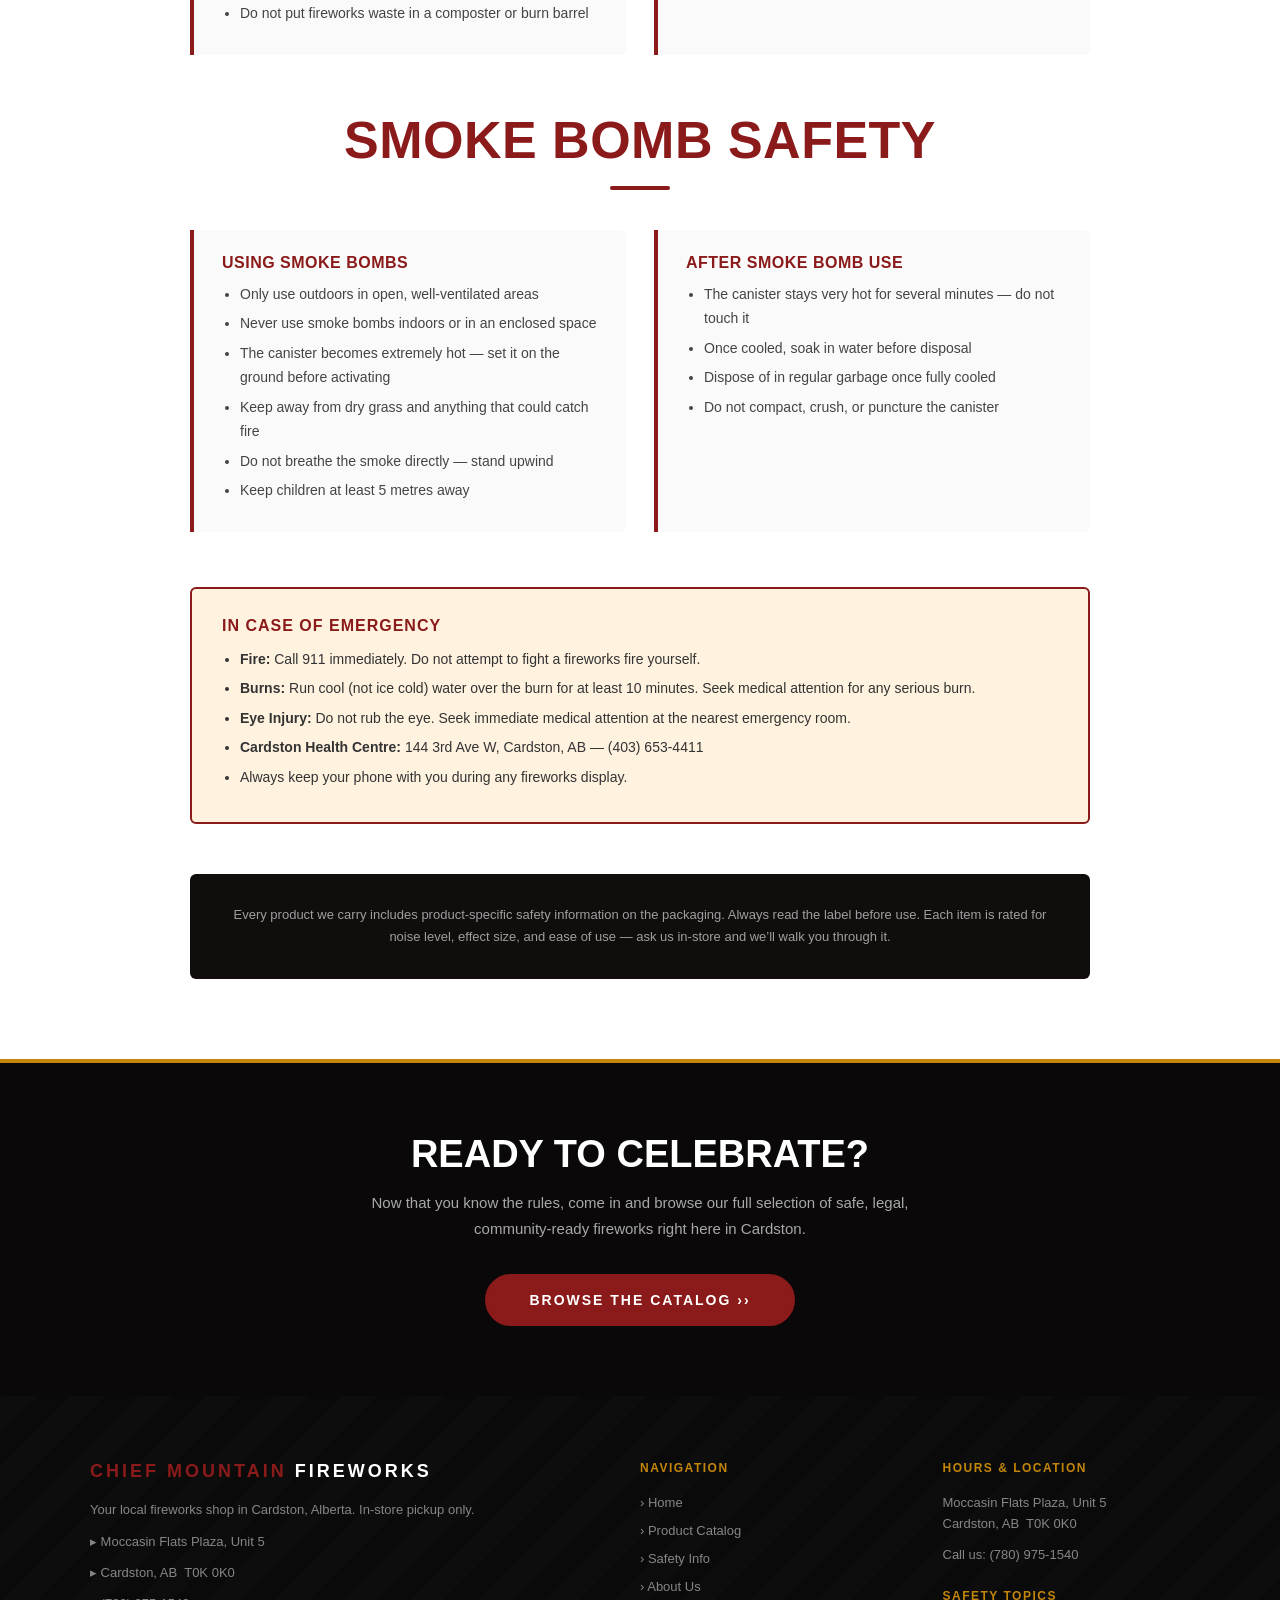
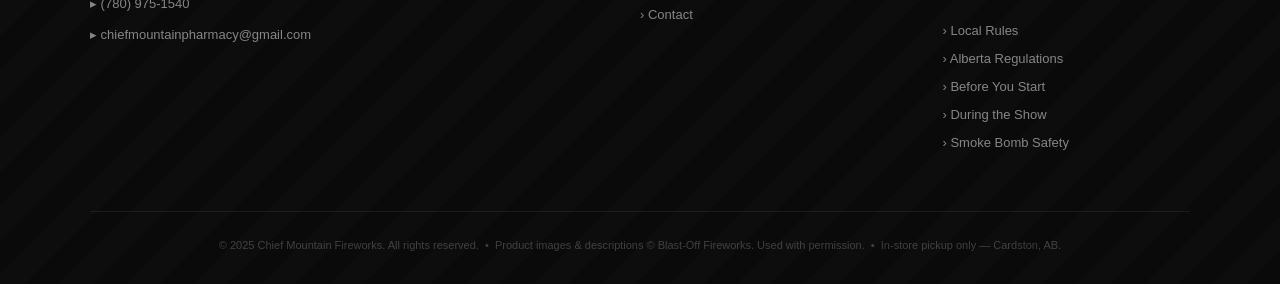
<file: safety.html>
<!DOCTYPE html>
<html lang="en">
<head>
    <meta charset="UTF-8">
    <meta name="viewport" content="width=device-width, initial-scale=1.0">
    <title>Fireworks Safety Guide &mdash; Chief Mountain Fireworks</title>
    <link rel="stylesheet" href="style.css">
</head>
<body>

    <div class="announcement-bar">
        Chief Mountain Fireworks &mdash; Cardston, AB &bull; In-Store Pickup Only
    </div>

    <nav class="navbar">
        <a href="index.html" class="nav-logo">
            <span class="store-name">Chief Mountain</span>
            <span class="store-suffix">Fireworks</span>
        </a>
        <ul class="nav-links">
            <li><a href="index.html">Home</a></li>
            <li><a href="shop.html">Product Catalog</a></li>
            <li><a href="safety.html" class="active">Safety</a></li>
            <li><a href="about.html">About</a></li>
            <li><a href="about.html#contact">Contact</a></li>
            <li><a href="shop.html" class="nav-cta">Browse Products</a></li>
        </ul>
        <button class="nav-hamburger">&#9776;</button>
    </nav>

    <!-- ============================================================
         PAGE HERO
         ============================================================ -->
    <div class="page-hero">
        <h1 class="section-title yellow">Fireworks Safety Guide</h1>
        <p class="section-subtitle light" style="margin-bottom: 0;">
            Read before you light. A few simple steps keep everyone safe and every celebration worth remembering.
        </p>
    </div>

    <!-- ============================================================
         SAFETY CONTENT
         ============================================================ -->
    <section class="safety-section">
        <div class="safety-inner">

            <p class="safety-intro">
                All products we carry are legal consumer fireworks in Alberta. With proper preparation and care,
                fireworks are a safe and spectacular way to celebrate together. This guide covers the rules and tips
                that apply specifically to Cardston, the surrounding area, and the Province of Alberta.
            </p>

            <!-- LOCAL RULES WARNING BOX -->
            <div class="warning-box">
                <h3>&#9888; Local Rules: Cardston &amp; Area &mdash; Read First</h3>
                <p style="margin-bottom: 10px;">
                    Fireworks regulations in our area are layered &mdash; federal, provincial, and local rules all apply.
                    Before using fireworks, be aware of the following:
                </p>
                <ul>
                    <li>
                        <strong>Town of Cardston:</strong> Contact the Town of Cardston municipal office to confirm
                        current fireworks bylaws, permitted dates, and any location restrictions.
                        Bylaws can change year to year.
                        &mdash; Town Office: <strong>(403) 653-3366</strong>
                    </li>
                    <li>
                        <strong>Kainai Nation / Blood Reserve:</strong> If you are using fireworks on Blood Reserve lands,
                        you must follow Kainai Nation band regulations, which may differ from provincial and municipal rules.
                        Contact the Kainai Nation Band Office before using fireworks on reserve.
                        &mdash; Kainai Nation Band Office: <strong>(403) 737-3753</strong>
                    </li>
                    <li>
                        <strong>Alberta Wildfire Bans:</strong> During dry periods, Alberta Forestry issues fire bans that
                        prohibit fireworks use &mdash; even in town. Always check current fire ban status at
                        <strong>alberta.ca/wildfire</strong> before lighting up.
                    </li>
                    <li>
                        <strong>Permitted Dates:</strong> Many municipalities restrict fireworks to specific holidays
                        (Canada Day, Victoria Day). Confirm with the Town of Cardston what dates are permitted in your area.
                    </li>
                    <li>
                        <strong>Private Property:</strong> Always get the property owner&rsquo;s permission before
                        setting off fireworks on any land you do not own.
                    </li>
                </ul>
                <p style="margin-top: 14px; font-weight: 700; color: #333;">
                    Not sure? Stop by and ask us &mdash; we&rsquo;re happy to help. Or call us at (780) 975-1540.
                </p>
            </div>

            <!-- ALBERTA PROVINCIAL RULES -->
            <h2 class="section-title orange text-center" style="margin-bottom: 8px;">Alberta Provincial Rules</h2>
            <div class="divider-bar"></div>

            <div class="safety-grid" style="grid-template-columns: 1fr 1fr;">
                <div class="safety-card">
                    <h3>Consumer Fireworks in Alberta</h3>
                    <ul>
                        <li>Consumer (F1-class) fireworks are legal in Alberta for anyone 18 years of age and older</li>
                        <li>Display fireworks (F2/F3-class) require a licensed pyrotechnician &mdash; we do not carry these</li>
                        <li>All fireworks we sell are pre-classified as legal consumer products under the federal Explosives Act</li>
                        <li>The Alberta Fire Prevention Act governs how and where fireworks may be used</li>
                        <li>You must not use fireworks while under the influence of alcohol or drugs</li>
                    </ul>
                </div>
                <div class="safety-card">
                    <h3>Fire Bans &amp; Restrictions</h3>
                    <ul>
                        <li>Alberta&rsquo;s fire hazard ratings change daily &mdash; check <strong>alberta.ca/wildfire</strong> before using fireworks</li>
                        <li>A Fire Restriction (Level 1) bans all open fire but may still permit fireworks &mdash; check the specific order</li>
                        <li>A Fire Ban (Level 2) prohibits fireworks entirely across affected areas</li>
                        <li>Southern Alberta can experience extreme fire conditions in summer &mdash; take this seriously</li>
                        <li>Even in non-ban conditions, high winds and dry grass make fireworks use dangerous</li>
                    </ul>
                </div>
            </div>

            <!-- BEFORE YOU START -->
            <h2 class="section-title orange text-center" style="margin-bottom: 8px; margin-top: 20px;">Before You Start</h2>
            <div class="divider-bar"></div>

            <div class="safety-grid">
                <div class="safety-card">
                    <h3>Choose Your Location</h3>
                    <ul>
                        <li>Use an open outdoor area, away from buildings, trees, and dry grass</li>
                        <li>Keep at least 8 metres (25 feet) of clear space around aerial fireworks</li>
                        <li>Never use fireworks indoors, in a garage, or under any structure</li>
                        <li>Point all aerials and rockets away from people and property</li>
                        <li>Check wind direction &mdash; sparks can carry further than you think on the prairies</li>
                    </ul>
                </div>
                <div class="safety-card">
                    <h3>Set Up Safely</h3>
                    <ul>
                        <li>Have a bucket of water or garden hose running before you light the first firework</li>
                        <li>Keep a bucket of sand for anchoring Roman candles and rockets upright</li>
                        <li>Have a first aid kit within reach</li>
                        <li>One responsible adult should be the designated lighter for the whole show</li>
                        <li>Read the label on every product before lighting &mdash; instructions vary</li>
                        <li>No alcohol for whoever is lighting the fireworks</li>
                    </ul>
                </div>
                <div class="safety-card">
                    <h3>Protect Your Audience</h3>
                    <ul>
                        <li>Keep spectators at a safe distance &mdash; at least 15 metres from aerials</li>
                        <li>Never allow children to light or handle fireworks without direct adult supervision</li>
                        <li>Adults should personally guide young children holding sparklers</li>
                        <li>Make sure the person lighting always has a clear path to step back quickly</li>
                        <li>Let your neighbors know ahead of time &mdash; it&rsquo;s just good manners</li>
                    </ul>
                </div>
            </div>

            <!-- DURING THE SHOW -->
            <h2 class="section-title orange text-center" style="margin-bottom: 8px; margin-top: 20px;">During the Show</h2>
            <div class="divider-bar"></div>

            <div class="safety-grid">
                <div class="safety-card">
                    <h3>Lighting Safely</h3>
                    <ul>
                        <li>Use a punk (ignitor) or long-reach lighter &mdash; we sell Ignitor 5-Packs in-store</li>
                        <li>Light one firework at a time</li>
                        <li>Light fuses at arm&rsquo;s length, then step back immediately</li>
                        <li>Never lean over a firework while lighting it</li>
                        <li>Never hold an aerial firework in your hand while lighting it</li>
                    </ul>
                </div>
                <div class="safety-card">
                    <h3>If a Firework Doesn&rsquo;t Light</h3>
                    <ul>
                        <li>Wait at least 5 minutes before approaching a dud</li>
                        <li>Never try to re-light a dud</li>
                        <li>Soak the dud in water for 5+ minutes before handling</li>
                        <li>Double-bag in plastic and dispose of in your regular garbage</li>
                        <li>Never throw a dud in a fire or try to open it</li>
                    </ul>
                </div>
                <div class="safety-card">
                    <h3>Sparkler Safety</h3>
                    <ul>
                        <li>Hold sparklers at arm&rsquo;s length, away from your face and clothing</li>
                        <li>Never hold a sparkler near another person&rsquo;s sparkler</li>
                        <li>The metal tip stays extremely hot for several minutes after the flame goes out</li>
                        <li>Drop used sparklers into a bucket of water &mdash; never on the ground</li>
                        <li>Children under 7 should only hold sparklers with direct adult hand guidance</li>
                    </ul>
                </div>
            </div>

            <!-- AFTER THE SHOW -->
            <h2 class="section-title orange text-center" style="margin-bottom: 8px; margin-top: 20px;">After the Show</h2>
            <div class="divider-bar"></div>

            <div class="safety-grid" style="grid-template-columns: 1fr 1fr;">
                <div class="safety-card">
                    <h3>Cleanup &amp; Disposal</h3>
                    <ul>
                        <li>Wait 30 minutes after the last firework before collecting debris</li>
                        <li>Soak all spent fireworks in water before disposing</li>
                        <li>Put soaked debris in your regular household garbage &mdash; not recycling</li>
                        <li>Check the whole area for embers before you go inside</li>
                        <li>Do not put fireworks waste in a composter or burn barrel</li>
                    </ul>
                </div>
                <div class="safety-card">
                    <h3>Storing Unused Fireworks</h3>
                    <ul>
                        <li>Store in a cool, dry place away from heat and open flame</li>
                        <li>Keep in original packaging in a sealed container</li>
                        <li>Never store near gasoline, propane, or other flammables</li>
                        <li>Keep out of reach of children at all times</li>
                        <li>Never leave fireworks in a hot vehicle during summer</li>
                    </ul>
                </div>
            </div>

            <!-- SMOKE BOMB SAFETY -->
            <h2 class="section-title orange text-center" style="margin-bottom: 8px; margin-top: 20px;">Smoke Bomb Safety</h2>
            <div class="divider-bar"></div>
            <div class="safety-grid" style="grid-template-columns: 1fr 1fr;">
                <div class="safety-card">
                    <h3>Using Smoke Bombs</h3>
                    <ul>
                        <li>Only use outdoors in open, well-ventilated areas</li>
                        <li>Never use smoke bombs indoors or in an enclosed space</li>
                        <li>The canister becomes extremely hot &mdash; set it on the ground before activating</li>
                        <li>Keep away from dry grass and anything that could catch fire</li>
                        <li>Do not breathe the smoke directly &mdash; stand upwind</li>
                        <li>Keep children at least 5 metres away</li>
                    </ul>
                </div>
                <div class="safety-card">
                    <h3>After Smoke Bomb Use</h3>
                    <ul>
                        <li>The canister stays very hot for several minutes &mdash; do not touch it</li>
                        <li>Once cooled, soak in water before disposal</li>
                        <li>Dispose of in regular garbage once fully cooled</li>
                        <li>Do not compact, crush, or puncture the canister</li>
                    </ul>
                </div>
            </div>

            <!-- IN CASE OF EMERGENCY -->
            <div class="warning-box" style="margin-top: 40px;">
                <h3>In Case of Emergency</h3>
                <ul>
                    <li><strong>Fire:</strong> Call 911 immediately. Do not attempt to fight a fireworks fire yourself.</li>
                    <li><strong>Burns:</strong> Run cool (not ice cold) water over the burn for at least 10 minutes. Seek medical attention for any serious burn.</li>
                    <li><strong>Eye Injury:</strong> Do not rub the eye. Seek immediate medical attention at the nearest emergency room.</li>
                    <li><strong>Cardston Health Centre:</strong> 144 3rd Ave W, Cardston, AB &mdash; (403) 653-4411</li>
                    <li>Always keep your phone with you during any fireworks display.</li>
                </ul>
            </div>

            <!-- SAFETY NOTE -->
            <div class="supplier-credit-box">
                <p>
                    Every product we carry includes product-specific safety information on the packaging.
                    Always read the label before use. Each item is rated for noise level, effect size,
                    and ease of use &mdash; ask us in-store and we&rsquo;ll walk you through it.
                </p>
            </div>

        </div>
    </section>

    <!-- CTA -->
    <section class="safety-strip">
        <h2>Ready to Celebrate?</h2>
        <p>Now that you know the rules, come in and browse our full selection of safe, legal, community-ready fireworks right here in Cardston.</p>
        <a href="shop.html" class="btn-primary">Browse the Catalog &rsaquo;&rsaquo;</a>
    </section>


    <footer>
        <div class="footer-grid">
            <div class="footer-brand">
                <a href="index.html" class="footer-logo"><span>Chief Mountain</span> Fireworks</a>
                <p>Your local fireworks shop in Cardston, Alberta. In-store pickup only.</p>
                <p class="contact-line">&#x25B8; Moccasin Flats Plaza, Unit 5</p>
                <p class="contact-line">&#x25B8; Cardston, AB &nbsp;T0K 0K0</p>
                <p class="contact-line">&#x25B8; (780) 975-1540</p>
                <p class="contact-line">&#x25B8; chiefmountainpharmacy@gmail.com</p>
            </div>
            <div class="footer-col">
                <h4>Navigation</h4>
                <ul>
                    <li><a href="index.html">&#x203A; Home</a></li>
                    <li><a href="shop.html">&#x203A; Product Catalog</a></li>
                    <li><a href="safety.html">&#x203A; Safety Info</a></li>
                    <li><a href="about.html">&#x203A; About Us</a></li>
                    <li><a href="about.html#contact">&#x203A; Contact</a></li>
                </ul>
            </div>
            <div class="footer-col">
                <h4>Hours &amp; Location</h4>
                <p class="info-line">Moccasin Flats Plaza, Unit 5<br>Cardston, AB &nbsp;T0K 0K0</p>
                <p class="info-line" style="margin-top: 10px;">Call us: (780) 975-1540</p>
                <h4 style="margin-top: 24px;">Safety Topics</h4>
                <ul>
                    <li><a href="#local-rules">&#x203A; Local Rules</a></li>
                    <li><a href="#alberta-rules">&#x203A; Alberta Regulations</a></li>
                    <li><a href="#before">&#x203A; Before You Start</a></li>
                    <li><a href="#during">&#x203A; During the Show</a></li>
                    <li><a href="#smoke">&#x203A; Smoke Bomb Safety</a></li>
                </ul>
            </div>
        </div>
        <div class="footer-bottom">
            &copy; 2025 Chief Mountain Fireworks. All rights reserved.
            &nbsp;&bull;&nbsp; Product images &amp; descriptions &copy; Blast-Off Fireworks. Used with permission.
            &nbsp;&bull;&nbsp; In-store pickup only &mdash; Cardston, AB.
        </div>
    </footer>

</body>
</html>
</file>
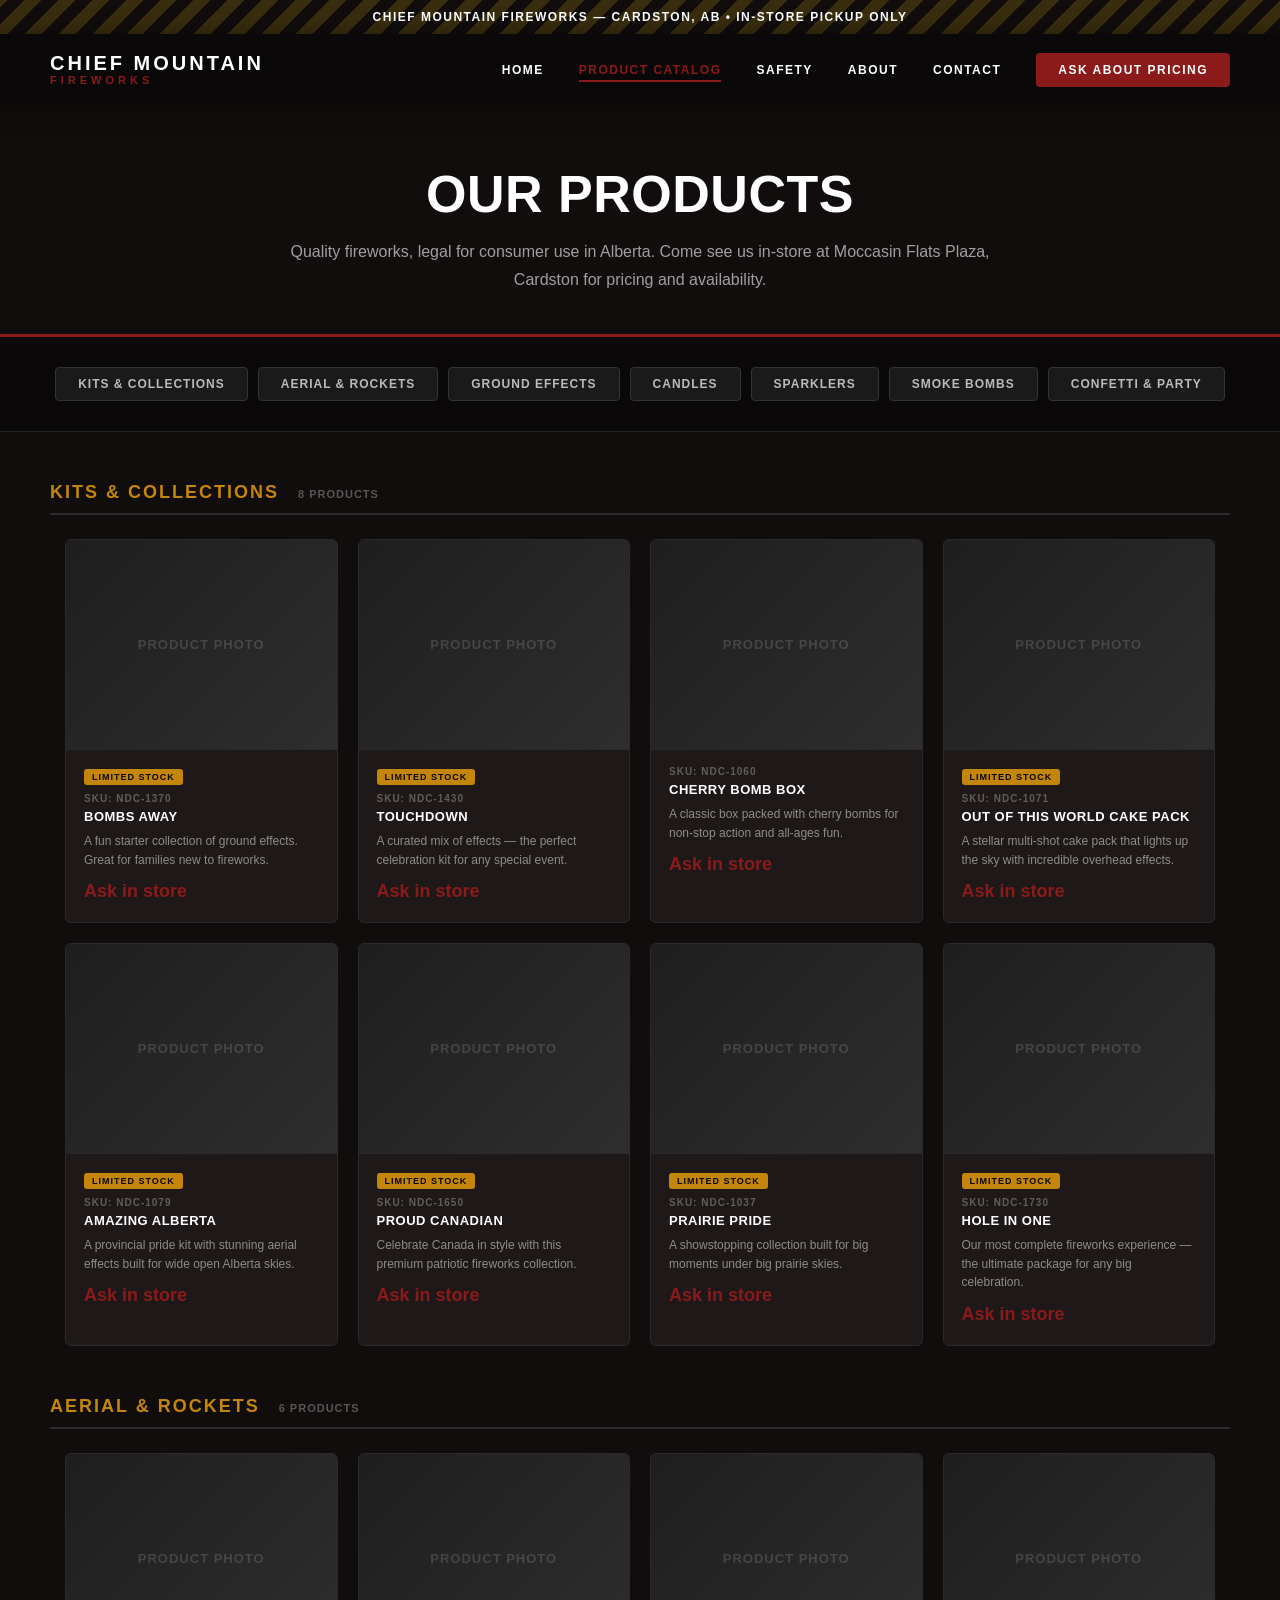
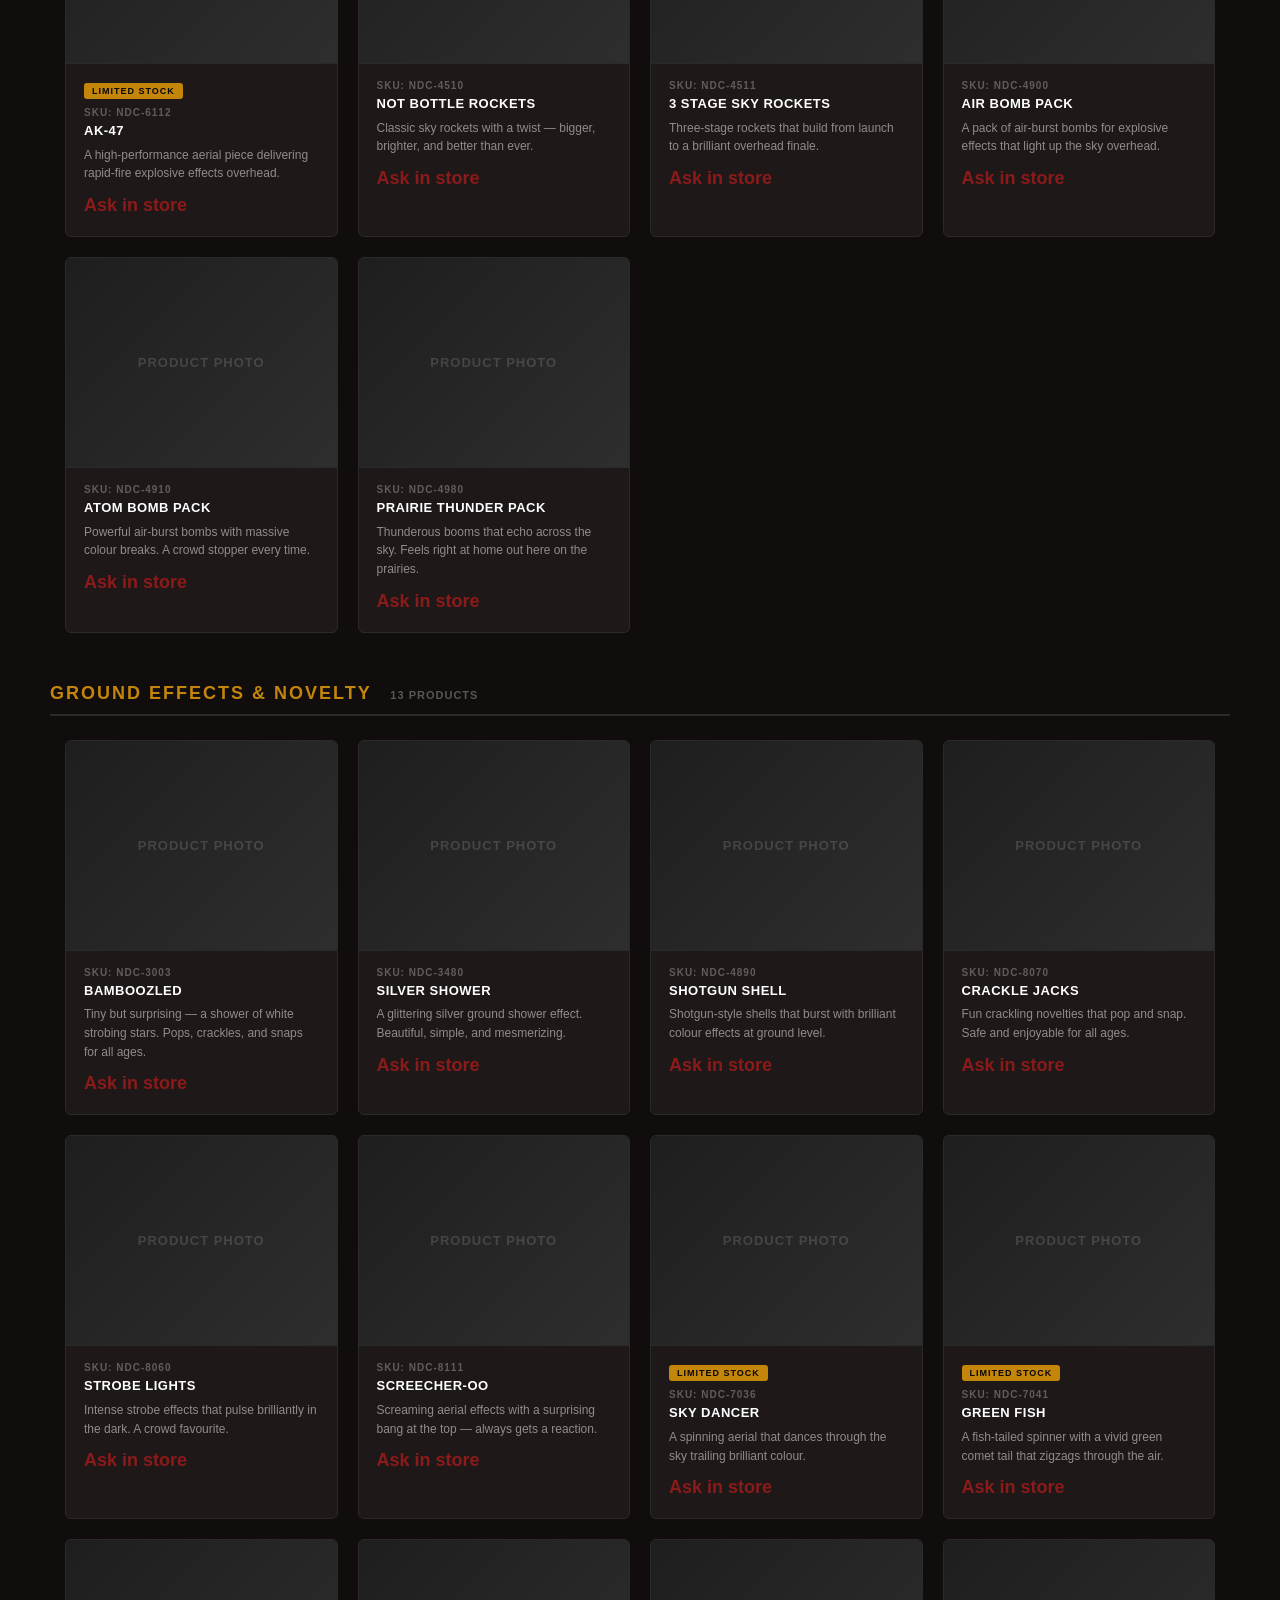
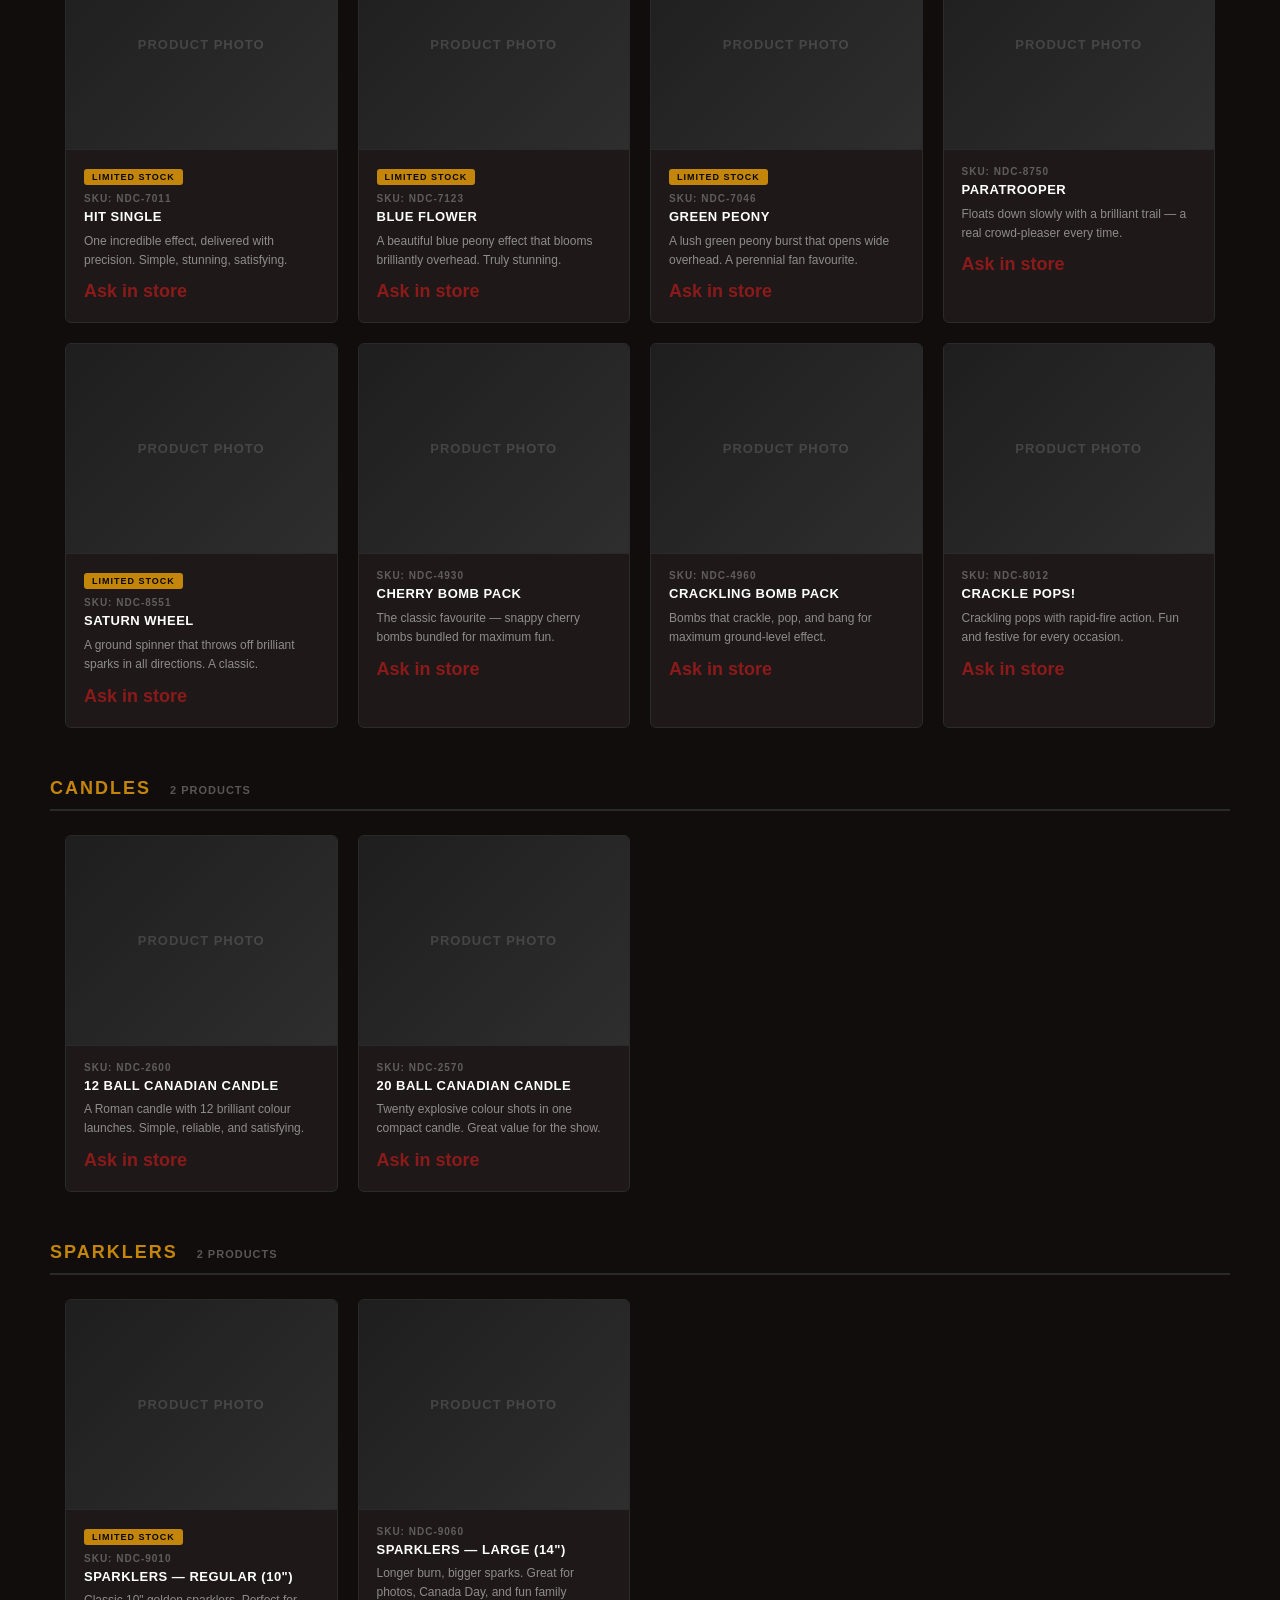
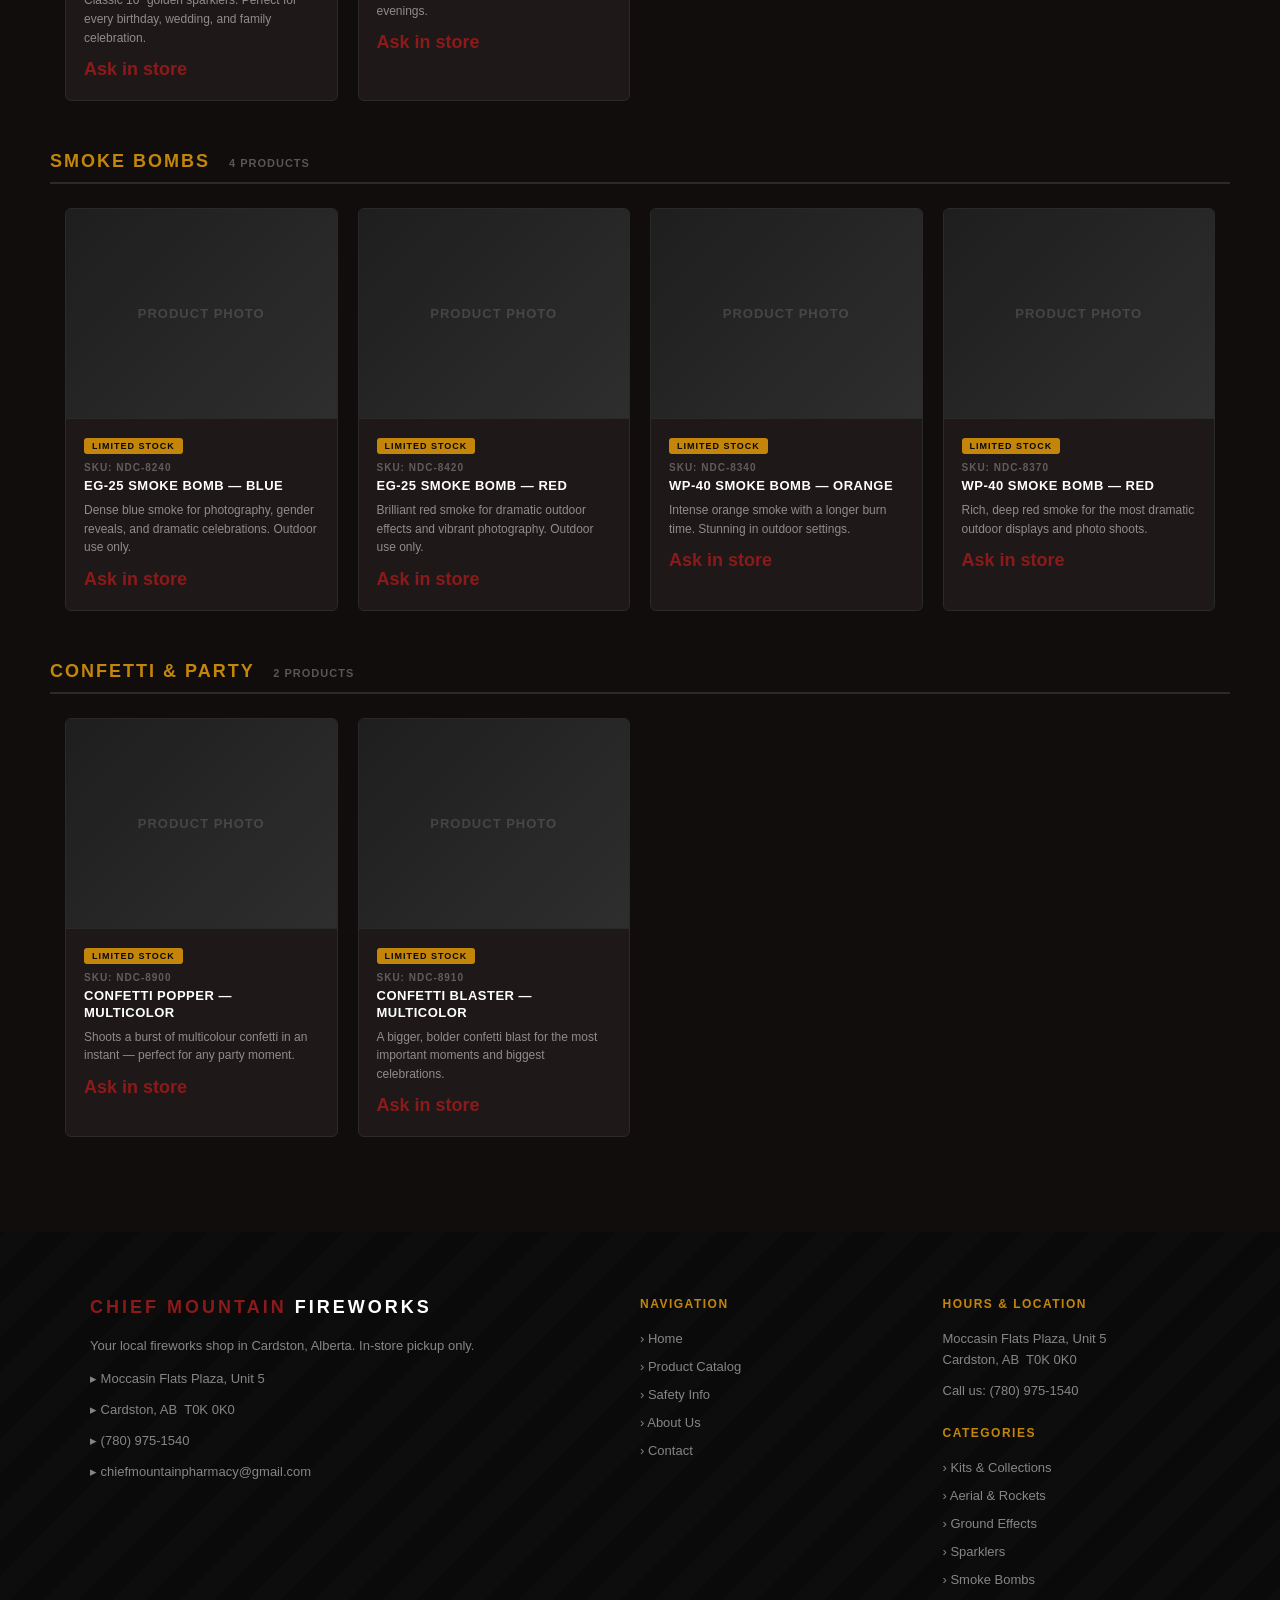
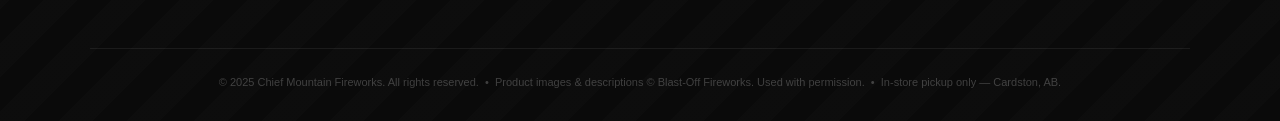
<file: shop.html>
<!DOCTYPE html>
<html lang="en">
<head>
    <meta charset="UTF-8">
    <meta name="viewport" content="width=device-width, initial-scale=1.0">
    <title>Product Catalog &mdash; Chief Mountain Fireworks</title>
    <link rel="stylesheet" href="style.css">
</head>
<body>

    <div class="announcement-bar">
        Chief Mountain Fireworks &mdash; Cardston, AB &bull; In-Store Pickup Only
    </div>

    <nav class="navbar">
        <a href="index.html" class="nav-logo">
            <span class="store-name">Chief Mountain</span>
            <span class="store-suffix">Fireworks</span>
        </a>
        <ul class="nav-links">
            <li><a href="index.html">Home</a></li>
            <li><a href="shop.html" class="active">Product Catalog</a></li>
            <li><a href="safety.html">Safety</a></li>
            <li><a href="about.html">About</a></li>
            <li><a href="about.html#contact">Contact</a></li>
            <li><a href="about.html#contact" class="nav-cta">Ask About Pricing</a></li>
        </ul>
        <button class="nav-hamburger">&#9776;</button>
    </nav>

    <div class="shop-hero">
        <h1 class="section-title white">Our Products</h1>
        <p class="section-subtitle light" style="margin-bottom: 0;">
            Quality fireworks, legal for consumer use in Alberta.
            Come see us in-store at Moccasin Flats Plaza, Cardston for pricing and availability.
        </p>
    </div>

    <div class="category-tabs">
        <a href="#kits"        class="cat-tab">Kits &amp; Collections</a>
        <a href="#aerials"     class="cat-tab">Aerial &amp; Rockets</a>
        <a href="#ground"      class="cat-tab">Ground Effects</a>
        <a href="#candles"     class="cat-tab">Candles</a>
        <a href="#sparklers"   class="cat-tab">Sparklers</a>
        <a href="#smoke"       class="cat-tab">Smoke Bombs</a>
        <a href="#party"       class="cat-tab">Confetti &amp; Party</a>
    </div>

    <div class="shop-grid-section">

        <!-- ---- KITS & COLLECTIONS ---- -->
        <h2 class="category-heading" id="kits">Kits &amp; Collections <span class="stock-note">8 products</span></h2>
        <div class="products-grid">

            <a href="product.html?id=1370" class="product-card">
                <div class="product-img-placeholder">Product Photo</div>
                <div class="product-info">
                    <div class="product-tag">Limited Stock</div>
                    <div class="product-sku">SKU: NDC-1370</div>
                    <div class="product-name">Bombs Away</div>
                    <div class="product-desc">A fun starter collection of ground effects. Great for families new to fireworks.</div>
                    <div class="product-price">Ask in store</div>
                </div>
            </a>

            <a href="product.html?id=1430" class="product-card">
                <div class="product-img-placeholder">Product Photo</div>
                <div class="product-info">
                    <div class="product-tag">Limited Stock</div>
                    <div class="product-sku">SKU: NDC-1430</div>
                    <div class="product-name">Touchdown</div>
                    <div class="product-desc">A curated mix of effects &mdash; the perfect celebration kit for any special event.</div>
                    <div class="product-price">Ask in store</div>
                </div>
            </a>

            <a href="product.html?id=1060" class="product-card">
                <div class="product-img-placeholder">Product Photo</div>
                <div class="product-info">
                    <div class="product-sku">SKU: NDC-1060</div>
                    <div class="product-name">Cherry Bomb Box</div>
                    <div class="product-desc">A classic box packed with cherry bombs for non-stop action and all-ages fun.</div>
                    <div class="product-price">Ask in store</div>
                </div>
            </a>

            <a href="product.html?id=1071" class="product-card">
                <div class="product-img-placeholder">Product Photo</div>
                <div class="product-info">
                    <div class="product-tag">Limited Stock</div>
                    <div class="product-sku">SKU: NDC-1071</div>
                    <div class="product-name">Out of This World Cake Pack</div>
                    <div class="product-desc">A stellar multi-shot cake pack that lights up the sky with incredible overhead effects.</div>
                    <div class="product-price">Ask in store</div>
                </div>
            </a>

            <a href="product.html?id=1079" class="product-card">
                <div class="product-img-placeholder">Product Photo</div>
                <div class="product-info">
                    <div class="product-tag">Limited Stock</div>
                    <div class="product-sku">SKU: NDC-1079</div>
                    <div class="product-name">Amazing Alberta</div>
                    <div class="product-desc">A provincial pride kit with stunning aerial effects built for wide open Alberta skies.</div>
                    <div class="product-price">Ask in store</div>
                </div>
            </a>

            <a href="product.html?id=1650" class="product-card">
                <div class="product-img-placeholder">Product Photo</div>
                <div class="product-info">
                    <div class="product-tag">Limited Stock</div>
                    <div class="product-sku">SKU: NDC-1650</div>
                    <div class="product-name">Proud Canadian</div>
                    <div class="product-desc">Celebrate Canada in style with this premium patriotic fireworks collection.</div>
                    <div class="product-price">Ask in store</div>
                </div>
            </a>

            <a href="product.html?id=1037" class="product-card">
                <div class="product-img-placeholder">Product Photo</div>
                <div class="product-info">
                    <div class="product-tag">Limited Stock</div>
                    <div class="product-sku">SKU: NDC-1037</div>
                    <div class="product-name">Prairie Pride</div>
                    <div class="product-desc">A showstopping collection built for big moments under big prairie skies.</div>
                    <div class="product-price">Ask in store</div>
                </div>
            </a>

            <a href="product.html?id=1730" class="product-card">
                <div class="product-img-placeholder">Product Photo</div>
                <div class="product-info">
                    <div class="product-tag">Limited Stock</div>
                    <div class="product-sku">SKU: NDC-1730</div>
                    <div class="product-name">Hole in One</div>
                    <div class="product-desc">Our most complete fireworks experience &mdash; the ultimate package for any big celebration.</div>
                    <div class="product-price">Ask in store</div>
                </div>
            </a>

        </div>

        <!-- ---- AERIAL & ROCKETS ---- -->
        <h2 class="category-heading" id="aerials">Aerial &amp; Rockets <span class="stock-note">6 products</span></h2>
        <div class="products-grid">

            <a href="product.html?id=6112" class="product-card">
                <div class="product-img-placeholder">Product Photo</div>
                <div class="product-info">
                    <div class="product-tag">Limited Stock</div>
                    <div class="product-sku">SKU: NDC-6112</div>
                    <div class="product-name">AK-47</div>
                    <div class="product-desc">A high-performance aerial piece delivering rapid-fire explosive effects overhead.</div>
                    <div class="product-price">Ask in store</div>
                </div>
            </a>

            <a href="product.html?id=4510" class="product-card">
                <div class="product-img-placeholder">Product Photo</div>
                <div class="product-info">
                    <div class="product-sku">SKU: NDC-4510</div>
                    <div class="product-name">Not Bottle Rockets</div>
                    <div class="product-desc">Classic sky rockets with a twist &mdash; bigger, brighter, and better than ever.</div>
                    <div class="product-price">Ask in store</div>
                </div>
            </a>

            <a href="product.html?id=4511" class="product-card">
                <div class="product-img-placeholder">Product Photo</div>
                <div class="product-info">
                    <div class="product-sku">SKU: NDC-4511</div>
                    <div class="product-name">3 Stage Sky Rockets</div>
                    <div class="product-desc">Three-stage rockets that build from launch to a brilliant overhead finale.</div>
                    <div class="product-price">Ask in store</div>
                </div>
            </a>

            <a href="product.html?id=4900" class="product-card">
                <div class="product-img-placeholder">Product Photo</div>
                <div class="product-info">
                    <div class="product-sku">SKU: NDC-4900</div>
                    <div class="product-name">Air Bomb Pack</div>
                    <div class="product-desc">A pack of air-burst bombs for explosive effects that light up the sky overhead.</div>
                    <div class="product-price">Ask in store</div>
                </div>
            </a>

            <a href="product.html?id=4910" class="product-card">
                <div class="product-img-placeholder">Product Photo</div>
                <div class="product-info">
                    <div class="product-sku">SKU: NDC-4910</div>
                    <div class="product-name">Atom Bomb Pack</div>
                    <div class="product-desc">Powerful air-burst bombs with massive colour breaks. A crowd stopper every time.</div>
                    <div class="product-price">Ask in store</div>
                </div>
            </a>

            <a href="product.html?id=4980" class="product-card">
                <div class="product-img-placeholder">Product Photo</div>
                <div class="product-info">
                    <div class="product-sku">SKU: NDC-4980</div>
                    <div class="product-name">Prairie Thunder Pack</div>
                    <div class="product-desc">Thunderous booms that echo across the sky. Feels right at home out here on the prairies.</div>
                    <div class="product-price">Ask in store</div>
                </div>
            </a>

        </div>

        <!-- ---- GROUND EFFECTS & NOVELTY ---- -->
        <h2 class="category-heading" id="ground">Ground Effects &amp; Novelty <span class="stock-note">13 products</span></h2>
        <div class="products-grid">

            <a href="product.html?id=3003" class="product-card">
                <div class="product-img-placeholder">Product Photo</div>
                <div class="product-info">
                    <div class="product-sku">SKU: NDC-3003</div>
                    <div class="product-name">Bamboozled</div>
                    <div class="product-desc">Tiny but surprising &mdash; a shower of white strobing stars. Pops, crackles, and snaps for all ages.</div>
                    <div class="product-price">Ask in store</div>
                </div>
            </a>

            <a href="product.html?id=3480" class="product-card">
                <div class="product-img-placeholder">Product Photo</div>
                <div class="product-info">
                    <div class="product-sku">SKU: NDC-3480</div>
                    <div class="product-name">Silver Shower</div>
                    <div class="product-desc">A glittering silver ground shower effect. Beautiful, simple, and mesmerizing.</div>
                    <div class="product-price">Ask in store</div>
                </div>
            </a>

            <a href="product.html?id=4890" class="product-card">
                <div class="product-img-placeholder">Product Photo</div>
                <div class="product-info">
                    <div class="product-sku">SKU: NDC-4890</div>
                    <div class="product-name">Shotgun Shell</div>
                    <div class="product-desc">Shotgun-style shells that burst with brilliant colour effects at ground level.</div>
                    <div class="product-price">Ask in store</div>
                </div>
            </a>

            <a href="product.html?id=8070" class="product-card">
                <div class="product-img-placeholder">Product Photo</div>
                <div class="product-info">
                    <div class="product-sku">SKU: NDC-8070</div>
                    <div class="product-name">Crackle Jacks</div>
                    <div class="product-desc">Fun crackling novelties that pop and snap. Safe and enjoyable for all ages.</div>
                    <div class="product-price">Ask in store</div>
                </div>
            </a>

            <a href="product.html?id=8060" class="product-card">
                <div class="product-img-placeholder">Product Photo</div>
                <div class="product-info">
                    <div class="product-sku">SKU: NDC-8060</div>
                    <div class="product-name">Strobe Lights</div>
                    <div class="product-desc">Intense strobe effects that pulse brilliantly in the dark. A crowd favourite.</div>
                    <div class="product-price">Ask in store</div>
                </div>
            </a>

            <a href="product.html?id=8111" class="product-card">
                <div class="product-img-placeholder">Product Photo</div>
                <div class="product-info">
                    <div class="product-sku">SKU: NDC-8111</div>
                    <div class="product-name">Screecher-OO</div>
                    <div class="product-desc">Screaming aerial effects with a surprising bang at the top &mdash; always gets a reaction.</div>
                    <div class="product-price">Ask in store</div>
                </div>
            </a>

            <a href="product.html?id=7036" class="product-card">
                <div class="product-img-placeholder">Product Photo</div>
                <div class="product-info">
                    <div class="product-tag">Limited Stock</div>
                    <div class="product-sku">SKU: NDC-7036</div>
                    <div class="product-name">Sky Dancer</div>
                    <div class="product-desc">A spinning aerial that dances through the sky trailing brilliant colour.</div>
                    <div class="product-price">Ask in store</div>
                </div>
            </a>

            <a href="product.html?id=7041" class="product-card">
                <div class="product-img-placeholder">Product Photo</div>
                <div class="product-info">
                    <div class="product-tag">Limited Stock</div>
                    <div class="product-sku">SKU: NDC-7041</div>
                    <div class="product-name">Green Fish</div>
                    <div class="product-desc">A fish-tailed spinner with a vivid green comet tail that zigzags through the air.</div>
                    <div class="product-price">Ask in store</div>
                </div>
            </a>

            <a href="product.html?id=7011" class="product-card">
                <div class="product-img-placeholder">Product Photo</div>
                <div class="product-info">
                    <div class="product-tag">Limited Stock</div>
                    <div class="product-sku">SKU: NDC-7011</div>
                    <div class="product-name">Hit Single</div>
                    <div class="product-desc">One incredible effect, delivered with precision. Simple, stunning, satisfying.</div>
                    <div class="product-price">Ask in store</div>
                </div>
            </a>

            <a href="product.html?id=7123" class="product-card">
                <div class="product-img-placeholder">Product Photo</div>
                <div class="product-info">
                    <div class="product-tag">Limited Stock</div>
                    <div class="product-sku">SKU: NDC-7123</div>
                    <div class="product-name">Blue Flower</div>
                    <div class="product-desc">A beautiful blue peony effect that blooms brilliantly overhead. Truly stunning.</div>
                    <div class="product-price">Ask in store</div>
                </div>
            </a>

            <a href="product.html?id=7046" class="product-card">
                <div class="product-img-placeholder">Product Photo</div>
                <div class="product-info">
                    <div class="product-tag">Limited Stock</div>
                    <div class="product-sku">SKU: NDC-7046</div>
                    <div class="product-name">Green Peony</div>
                    <div class="product-desc">A lush green peony burst that opens wide overhead. A perennial fan favourite.</div>
                    <div class="product-price">Ask in store</div>
                </div>
            </a>

            <a href="product.html?id=8750" class="product-card">
                <div class="product-img-placeholder">Product Photo</div>
                <div class="product-info">
                    <div class="product-sku">SKU: NDC-8750</div>
                    <div class="product-name">Paratrooper</div>
                    <div class="product-desc">Floats down slowly with a brilliant trail &mdash; a real crowd-pleaser every time.</div>
                    <div class="product-price">Ask in store</div>
                </div>
            </a>

            <a href="product.html?id=8551" class="product-card">
                <div class="product-img-placeholder">Product Photo</div>
                <div class="product-info">
                    <div class="product-tag">Limited Stock</div>
                    <div class="product-sku">SKU: NDC-8551</div>
                    <div class="product-name">Saturn Wheel</div>
                    <div class="product-desc">A ground spinner that throws off brilliant sparks in all directions. A classic.</div>
                    <div class="product-price">Ask in store</div>
                </div>
            </a>

            <a href="product.html?id=4930" class="product-card">
                <div class="product-img-placeholder">Product Photo</div>
                <div class="product-info">
                    <div class="product-sku">SKU: NDC-4930</div>
                    <div class="product-name">Cherry Bomb Pack</div>
                    <div class="product-desc">The classic favourite &mdash; snappy cherry bombs bundled for maximum fun.</div>
                    <div class="product-price">Ask in store</div>
                </div>
            </a>

            <a href="product.html?id=4960" class="product-card">
                <div class="product-img-placeholder">Product Photo</div>
                <div class="product-info">
                    <div class="product-sku">SKU: NDC-4960</div>
                    <div class="product-name">Crackling Bomb Pack</div>
                    <div class="product-desc">Bombs that crackle, pop, and bang for maximum ground-level effect.</div>
                    <div class="product-price">Ask in store</div>
                </div>
            </a>

            <a href="product.html?id=8012" class="product-card">
                <div class="product-img-placeholder">Product Photo</div>
                <div class="product-info">
                    <div class="product-sku">SKU: NDC-8012</div>
                    <div class="product-name">Crackle Pops!</div>
                    <div class="product-desc">Crackling pops with rapid-fire action. Fun and festive for every occasion.</div>
                    <div class="product-price">Ask in store</div>
                </div>
            </a>

        </div>

        <!-- ---- CANDLES ---- -->
        <h2 class="category-heading" id="candles">Candles <span class="stock-note">2 products</span></h2>
        <div class="products-grid">

            <a href="product.html?id=2600" class="product-card">
                <div class="product-img-placeholder">Product Photo</div>
                <div class="product-info">
                    <div class="product-sku">SKU: NDC-2600</div>
                    <div class="product-name">12 Ball Canadian Candle</div>
                    <div class="product-desc">A Roman candle with 12 brilliant colour launches. Simple, reliable, and satisfying.</div>
                    <div class="product-price">Ask in store</div>
                </div>
            </a>

            <a href="product.html?id=2570" class="product-card">
                <div class="product-img-placeholder">Product Photo</div>
                <div class="product-info">
                    <div class="product-sku">SKU: NDC-2570</div>
                    <div class="product-name">20 Ball Canadian Candle</div>
                    <div class="product-desc">Twenty explosive colour shots in one compact candle. Great value for the show.</div>
                    <div class="product-price">Ask in store</div>
                </div>
            </a>

        </div>

        <!-- ---- SPARKLERS ---- -->
        <h2 class="category-heading" id="sparklers">Sparklers <span class="stock-note">2 products</span></h2>
        <div class="products-grid">

            <a href="product.html?id=9010" class="product-card">
                <div class="product-img-placeholder">Product Photo</div>
                <div class="product-info">
                    <div class="product-tag">Limited Stock</div>
                    <div class="product-sku">SKU: NDC-9010</div>
                    <div class="product-name">Sparklers &mdash; Regular (10")</div>
                    <div class="product-desc">Classic 10" golden sparklers. Perfect for every birthday, wedding, and family celebration.</div>
                    <div class="product-price">Ask in store</div>
                </div>
            </a>

            <a href="product.html?id=9060" class="product-card">
                <div class="product-img-placeholder">Product Photo</div>
                <div class="product-info">
                    <div class="product-sku">SKU: NDC-9060</div>
                    <div class="product-name">Sparklers &mdash; Large (14")</div>
                    <div class="product-desc">Longer burn, bigger sparks. Great for photos, Canada Day, and fun family evenings.</div>
                    <div class="product-price">Ask in store</div>
                </div>
            </a>

        </div>

        <!-- ---- SMOKE BOMBS ---- -->
        <h2 class="category-heading" id="smoke">Smoke Bombs <span class="stock-note">4 products</span></h2>
        <div class="products-grid">

            <a href="product.html?id=8240" class="product-card">
                <div class="product-img-placeholder">Product Photo</div>
                <div class="product-info">
                    <div class="product-tag">Limited Stock</div>
                    <div class="product-sku">SKU: NDC-8240</div>
                    <div class="product-name">EG-25 Smoke Bomb &mdash; Blue</div>
                    <div class="product-desc">Dense blue smoke for photography, gender reveals, and dramatic celebrations. Outdoor use only.</div>
                    <div class="product-price">Ask in store</div>
                </div>
            </a>

            <a href="product.html?id=8420" class="product-card">
                <div class="product-img-placeholder">Product Photo</div>
                <div class="product-info">
                    <div class="product-tag">Limited Stock</div>
                    <div class="product-sku">SKU: NDC-8420</div>
                    <div class="product-name">EG-25 Smoke Bomb &mdash; Red</div>
                    <div class="product-desc">Brilliant red smoke for dramatic outdoor effects and vibrant photography. Outdoor use only.</div>
                    <div class="product-price">Ask in store</div>
                </div>
            </a>

            <a href="product.html?id=8340" class="product-card">
                <div class="product-img-placeholder">Product Photo</div>
                <div class="product-info">
                    <div class="product-tag">Limited Stock</div>
                    <div class="product-sku">SKU: NDC-8340</div>
                    <div class="product-name">WP-40 Smoke Bomb &mdash; Orange</div>
                    <div class="product-desc">Intense orange smoke with a longer burn time. Stunning in outdoor settings.</div>
                    <div class="product-price">Ask in store</div>
                </div>
            </a>

            <a href="product.html?id=8370" class="product-card">
                <div class="product-img-placeholder">Product Photo</div>
                <div class="product-info">
                    <div class="product-tag">Limited Stock</div>
                    <div class="product-sku">SKU: NDC-8370</div>
                    <div class="product-name">WP-40 Smoke Bomb &mdash; Red</div>
                    <div class="product-desc">Rich, deep red smoke for the most dramatic outdoor displays and photo shoots.</div>
                    <div class="product-price">Ask in store</div>
                </div>
            </a>

        </div>

        <!-- ---- CONFETTI & PARTY ---- -->
        <h2 class="category-heading" id="party">Confetti &amp; Party <span class="stock-note">2 products</span></h2>
        <div class="products-grid">

            <a href="product.html?id=8900" class="product-card">
                <div class="product-img-placeholder">Product Photo</div>
                <div class="product-info">
                    <div class="product-tag">Limited Stock</div>
                    <div class="product-sku">SKU: NDC-8900</div>
                    <div class="product-name">Confetti Popper &mdash; Multicolor</div>
                    <div class="product-desc">Shoots a burst of multicolour confetti in an instant &mdash; perfect for any party moment.</div>
                    <div class="product-price">Ask in store</div>
                </div>
            </a>

            <a href="product.html?id=8910" class="product-card">
                <div class="product-img-placeholder">Product Photo</div>
                <div class="product-info">
                    <div class="product-tag">Limited Stock</div>
                    <div class="product-sku">SKU: NDC-8910</div>
                    <div class="product-name">Confetti Blaster &mdash; Multicolor</div>
                    <div class="product-desc">A bigger, bolder confetti blast for the most important moments and biggest celebrations.</div>
                    <div class="product-price">Ask in store</div>
                </div>
            </a>

        </div>

    </div><!-- end shop-grid-section -->


    <footer>
        <div class="footer-grid">
            <div class="footer-brand">
                <a href="index.html" class="footer-logo"><span>Chief Mountain</span> Fireworks</a>
                <p>Your local fireworks shop in Cardston, Alberta. In-store pickup only.</p>
                <p class="contact-line">&#x25B8; Moccasin Flats Plaza, Unit 5</p>
                <p class="contact-line">&#x25B8; Cardston, AB &nbsp;T0K 0K0</p>
                <p class="contact-line">&#x25B8; (780) 975-1540</p>
                <p class="contact-line">&#x25B8; chiefmountainpharmacy@gmail.com</p>
            </div>
            <div class="footer-col">
                <h4>Navigation</h4>
                <ul>
                    <li><a href="index.html">&#x203A; Home</a></li>
                    <li><a href="shop.html">&#x203A; Product Catalog</a></li>
                    <li><a href="safety.html">&#x203A; Safety Info</a></li>
                    <li><a href="about.html">&#x203A; About Us</a></li>
                    <li><a href="about.html#contact">&#x203A; Contact</a></li>
                </ul>
            </div>
            <div class="footer-col">
                <h4>Hours &amp; Location</h4>
                <p class="info-line">Moccasin Flats Plaza, Unit 5<br>Cardston, AB &nbsp;T0K 0K0</p>
                <p class="info-line" style="margin-top:10px;">Call us: (780) 975-1540</p>
                <h4 style="margin-top:24px;">Categories</h4>
                <ul>
                    <li><a href="#kits">&#x203A; Kits &amp; Collections</a></li>
                    <li><a href="#aerials">&#x203A; Aerial &amp; Rockets</a></li>
                    <li><a href="#ground">&#x203A; Ground Effects</a></li>
                    <li><a href="#sparklers">&#x203A; Sparklers</a></li>
                    <li><a href="#smoke">&#x203A; Smoke Bombs</a></li>
                </ul>
            </div>
        </div>
        <div class="footer-bottom">
            &copy; 2025 Chief Mountain Fireworks. All rights reserved. &nbsp;&bull;&nbsp; Product images &amp; descriptions &copy; Blast-Off Fireworks. Used with permission. &nbsp;&bull;&nbsp; In-store pickup only &mdash; Cardston, AB.
        </div>
    </footer>

</body>
</html>
</file>
<file: style.css>
/* ============================================
   FIREWORKS RETAIL WEBSITE — SHARED STYLES
   ============================================ */

* {
    margin: 0;
    padding: 0;
    box-sizing: border-box;
}

:root {
    --orange:      #8B1A1A;
    --orange-dark: #6B1414;
    --yellow:      #C4860A;
    --black:       #0A0808;
    --dark:        #110D0D;
    --dark-card:   #1E1818;
    --dark-mid:    #241C1C;
    --gray-light:  #EAE5DF;
    --gray-card:   #DDD8D0;
    --white:       #FFFFFF;
    --text-dark:   #222222;
    --text-muted:  rgba(255, 255, 255, 0.6);
}

body {
    font-family: 'Arial', 'Helvetica Neue', sans-serif;
    color: var(--text-dark);
    background: var(--white);
}

a { text-decoration: none; }

img { max-width: 100%; display: block; }


/* ============================================
   ANNOUNCEMENT BAR
   ============================================ */
.announcement-bar {
    background: var(--dark);
    background-image: repeating-linear-gradient(
        -45deg,
        transparent,
        transparent 12px,
        rgba(180, 140, 20, 0.25) 12px,
        rgba(180, 140, 20, 0.25) 24px
    );
    padding: 10px 20px;
    text-align: center;
    color: var(--white);
    font-size: 12px;
    font-weight: 700;
    letter-spacing: 1.5px;
    text-transform: uppercase;
}


/* ============================================
   NAVIGATION
   ============================================ */
.navbar {
    background: var(--black);
    padding: 18px 50px;
    display: flex;
    align-items: center;
    justify-content: space-between;
    position: sticky;
    top: 0;
    z-index: 1000;
    box-shadow: 0 2px 20px rgba(0,0,0,0.5);
}

.nav-logo {
    color: var(--white);
    font-size: 20px;
    font-weight: 900;
    letter-spacing: 3px;
    text-transform: uppercase;
    line-height: 1.1;
    display: flex;
    flex-direction: column;
}

.nav-logo .store-name   { color: var(--white); }
.nav-logo .store-suffix { color: var(--orange); font-size: 11px; letter-spacing: 4px; }

.nav-links {
    display: flex;
    list-style: none;
    gap: 35px;
    align-items: center;
}

.nav-links a {
    color: var(--white);
    font-size: 12px;
    font-weight: 700;
    letter-spacing: 1.5px;
    text-transform: uppercase;
    transition: color 0.2s;
    padding-bottom: 3px;
    border-bottom: 2px solid transparent;
}

.nav-links a:hover,
.nav-links a.active {
    color: var(--orange);
    border-bottom-color: var(--orange);
}

.nav-cta {
    background: var(--orange);
    color: var(--white) !important;
    padding: 10px 22px !important;
    border-radius: 4px !important;
    border-bottom: none !important;
}

.nav-cta:hover { background: var(--orange-dark); color: var(--white) !important; }

.nav-hamburger {
    display: none;
    color: var(--white);
    font-size: 24px;
    cursor: pointer;
    background: none;
    border: none;
}


/* ============================================
   HERO SECTION
   ============================================ */
.hero {
    min-height: 88vh;
    background:
        linear-gradient(to bottom, rgba(0,0,0,0.55) 0%, rgba(0,0,0,0.3) 50%, rgba(0,0,0,0.7) 100%),
        radial-gradient(ellipse at 20% 30%, rgba(232, 91, 27, 0.45) 0%, transparent 50%),
        radial-gradient(ellipse at 80% 20%, rgba(245, 197, 24, 0.3) 0%, transparent 40%),
        radial-gradient(ellipse at 60% 80%, rgba(232, 91, 27, 0.2) 0%, transparent 45%),
        linear-gradient(160deg, #0A0A0A 0%, #1f0e00 40%, #2a1200 60%, #0A0A0A 100%);
    display: flex;
    align-items: center;
    justify-content: center;
    text-align: center;
    padding: 80px 20px;
    position: relative;
    overflow: hidden;
}

.hero-sparkles {
    position: absolute;
    inset: 0;
    pointer-events: none;
    background-image:
        radial-gradient(circle 2px at 15% 20%, rgba(245,197,24,0.8) 0%, transparent 100%),
        radial-gradient(circle 1px at 30% 45%, rgba(255,255,255,0.6) 0%, transparent 100%),
        radial-gradient(circle 2px at 70% 15%, rgba(245,197,24,0.7) 0%, transparent 100%),
        radial-gradient(circle 1px at 85% 60%, rgba(255,255,255,0.5) 0%, transparent 100%),
        radial-gradient(circle 2px at 55% 75%, rgba(232,91,27,0.6) 0%, transparent 100%),
        radial-gradient(circle 1px at 10% 70%, rgba(245,197,24,0.5) 0%, transparent 100%),
        radial-gradient(circle 2px at 92% 35%, rgba(255,255,255,0.4) 0%, transparent 100%),
        radial-gradient(circle 1px at 45% 10%, rgba(232,91,27,0.7) 0%, transparent 100%);
}

.hero-content {
    position: relative;
    z-index: 1;
    max-width: 950px;
}

.hero-eyebrow {
    display: inline-block;
    background: var(--orange);
    color: var(--white);
    font-size: 11px;
    font-weight: 800;
    letter-spacing: 3px;
    text-transform: uppercase;
    padding: 6px 18px;
    border-radius: 3px;
    margin-bottom: 25px;
}

.hero-content h1 {
    font-size: clamp(38px, 8vw, 88px);
    font-weight: 900;
    color: var(--white);
    text-transform: uppercase;
    line-height: 1.0;
    letter-spacing: -1px;
    margin-bottom: 22px;
}

.hero-content .subtitle {
    font-size: clamp(16px, 2.5vw, 22px);
    color: var(--yellow);
    font-weight: 700;
    margin-bottom: 45px;
    letter-spacing: 0.5px;
}

.hero-buttons {
    display: flex;
    gap: 15px;
    justify-content: center;
    flex-wrap: wrap;
}

.btn-primary {
    display: inline-block;
    background: var(--orange);
    color: var(--white);
    padding: 16px 42px;
    border-radius: 50px;
    font-size: 14px;
    font-weight: 800;
    letter-spacing: 2px;
    text-transform: uppercase;
    transition: background 0.2s, transform 0.15s;
    border: 2px solid var(--orange);
}

.btn-primary:hover {
    background: var(--orange-dark);
    border-color: var(--orange-dark);
    transform: translateY(-2px);
}

.btn-outline {
    display: inline-block;
    background: transparent;
    color: var(--white);
    padding: 16px 42px;
    border-radius: 50px;
    border: 2px solid rgba(255,255,255,0.5);
    font-size: 14px;
    font-weight: 800;
    letter-spacing: 2px;
    text-transform: uppercase;
    transition: all 0.2s;
}

.btn-outline:hover {
    background: var(--white);
    color: var(--black);
    border-color: var(--white);
    transform: translateY(-2px);
}

.btn-outline-orange {
    display: inline-block;
    background: transparent;
    color: var(--orange);
    padding: 14px 36px;
    border-radius: 50px;
    border: 2px solid var(--orange);
    font-size: 14px;
    font-weight: 800;
    letter-spacing: 2px;
    text-transform: uppercase;
    transition: all 0.2s;
}

.btn-outline-orange:hover {
    background: var(--orange);
    color: var(--white);
    transform: translateY(-2px);
}


/* ============================================
   SECTION UTILITIES
   ============================================ */
.section-title {
    font-size: clamp(28px, 5vw, 52px);
    font-weight: 900;
    text-transform: uppercase;
    letter-spacing: 0.5px;
    margin-bottom: 14px;
}

.section-title.orange { color: var(--orange); }
.section-title.yellow { color: var(--yellow); }
.section-title.white  { color: var(--white); }

.section-subtitle {
    font-size: 16px;
    line-height: 1.75;
    max-width: 720px;
    margin: 0 auto 55px;
}

.section-subtitle.dark  { color: #555; }
.section-subtitle.light { color: var(--text-muted); }

.text-center { text-align: center; }

.divider-bar {
    width: 60px;
    height: 4px;
    background: var(--orange);
    margin: 16px auto 40px;
    border-radius: 2px;
}


/* ============================================
   FEATURES SECTION
   ============================================ */
.features {
    padding: 90px 50px;
    background: var(--white);
    text-align: center;
}

.features-grid {
    display: grid;
    grid-template-columns: repeat(auto-fit, minmax(280px, 1fr));
    gap: 24px;
    max-width: 1100px;
    margin: 0 auto;
}

.feature-card {
    background: var(--gray-light);
    border-radius: 6px;
    padding: 38px 32px;
    text-align: left;
    border-top: 4px solid transparent;
    transition: border-color 0.2s, transform 0.2s;
}

.feature-card:hover {
    border-top-color: var(--orange);
    transform: translateY(-4px);
}

.feature-icon {
    font-size: 32px;
    font-weight: 900;
    color: var(--orange);
    margin-bottom: 14px;
    line-height: 1;
}

.feature-card h3 {
    font-size: 17px;
    font-weight: 800;
    color: var(--orange);
    text-transform: uppercase;
    letter-spacing: 0.5px;
    margin-bottom: 10px;
}

.feature-card p {
    font-size: 14px;
    color: #555;
    line-height: 1.75;
}


/* ============================================
   STATS SECTION
   ============================================ */
.stats {
    background: var(--orange);
    padding: 65px 50px;
}

.stats-inner {
    max-width: 1100px;
    margin: 0 auto;
}

.stats-header {
    display: grid;
    grid-template-columns: 1.5fr 1fr 1fr;
    gap: 40px;
    align-items: center;
    margin-bottom: 45px;
    padding-bottom: 45px;
    border-bottom: 2px solid rgba(255,255,255,0.3);
}

.stats-header h2 {
    font-size: clamp(22px, 3vw, 30px);
    font-weight: 900;
    color: var(--white);
    text-transform: uppercase;
    line-height: 1.3;
}

.stats-big { text-align: center; }

.stats-big .number {
    font-size: clamp(40px, 5vw, 60px);
    font-weight: 900;
    color: var(--yellow);
    line-height: 1;
}

.stats-big .label {
    font-size: 13px;
    color: var(--white);
    font-weight: 600;
    margin-top: 6px;
    text-transform: uppercase;
    letter-spacing: 0.5px;
}

.stats-row {
    display: grid;
    grid-template-columns: repeat(4, 1fr);
    gap: 20px;
    text-align: center;
}

.stat-item .stat-number {
    font-size: clamp(22px, 3vw, 32px);
    font-weight: 900;
    color: var(--yellow);
    line-height: 1;
}

.stat-item .stat-label {
    font-size: 13px;
    color: var(--white);
    font-weight: 800;
    margin: 5px 0 6px;
    text-transform: uppercase;
    letter-spacing: 0.5px;
}

.stat-item p {
    font-size: 12px;
    color: rgba(255,255,255,0.75);
    line-height: 1.5;
}


/* ============================================
   PRODUCT CARDS (shared — home + shop)
   ============================================ */
.products-section {
    background: var(--dark);
    padding: 90px 50px;
    text-align: center;
}

.products-grid {
    display: grid;
    grid-template-columns: repeat(auto-fill, minmax(220px, 1fr));
    gap: 20px;
    max-width: 1150px;
    margin: 0 auto 45px;
    text-align: left;
}

.product-card {
    background: var(--dark-card);
    border-radius: 6px;
    overflow: hidden;
    border: 1px solid #2a2a2a;
    transition: transform 0.2s, border-color 0.2s;
}

.product-card:hover {
    transform: translateY(-5px);
    border-color: var(--orange);
}

.product-img-placeholder {
    height: 210px;
    background: linear-gradient(135deg, #1e1e1e 0%, #2e2e2e 100%);
    display: flex;
    align-items: center;
    justify-content: center;
    color: rgba(255,255,255,0.15);
    font-size: 13px;
    font-weight: 700;
    letter-spacing: 1px;
    text-transform: uppercase;
    border-bottom: 1px solid #2a2a2a;
}

/* When an actual <img> is inside a product card */
.product-card img {
    width: 100%;
    height: 210px;
    object-fit: cover;
}

.product-info {
    padding: 16px 18px 20px;
}

.product-sku {
    font-size: 10px;
    font-weight: 700;
    color: rgba(255,255,255,0.3);
    letter-spacing: 1px;
    text-transform: uppercase;
    margin-bottom: 5px;
}

.product-name {
    font-size: 13px;
    font-weight: 800;
    color: var(--white);
    text-transform: uppercase;
    letter-spacing: 0.5px;
    margin-bottom: 6px;
    line-height: 1.3;
}

.product-desc {
    font-size: 12px;
    color: rgba(255,255,255,0.5);
    margin-bottom: 12px;
    line-height: 1.55;
}

.product-price {
    font-size: 18px;
    font-weight: 900;
    color: var(--orange);
}

.product-tag {
    display: inline-block;
    background: var(--yellow);
    color: var(--black);
    font-size: 9px;
    font-weight: 800;
    letter-spacing: 1px;
    text-transform: uppercase;
    padding: 3px 8px;
    border-radius: 3px;
    margin-bottom: 8px;
}


/* ============================================
   CATEGORY FILTER (Shop page)
   ============================================ */
.shop-hero {
    background: var(--dark);
    padding: 60px 50px 40px;
    text-align: center;
    border-bottom: 3px solid var(--orange);
}

.category-tabs {
    display: flex;
    flex-wrap: wrap;
    gap: 10px;
    justify-content: center;
    padding: 30px 50px;
    background: var(--black);
    border-bottom: 1px solid #222;
}

.cat-tab {
    background: #1a1a1a;
    color: rgba(255,255,255,0.7);
    border: 1px solid #333;
    padding: 9px 22px;
    border-radius: 4px;
    font-size: 12px;
    font-weight: 700;
    letter-spacing: 1px;
    text-transform: uppercase;
    cursor: pointer;
    transition: all 0.2s;
}

.cat-tab:hover,
.cat-tab.active {
    background: var(--orange);
    color: var(--white);
    border-color: var(--orange);
}

.shop-grid-section {
    background: var(--dark);
    padding: 50px;
    min-height: 60vh;
}

.category-heading {
    color: var(--yellow);
    font-size: 18px;
    font-weight: 900;
    text-transform: uppercase;
    letter-spacing: 2px;
    margin-bottom: 24px;
    margin-top: 50px;
    padding-bottom: 10px;
    border-bottom: 2px solid #2a2a2a;
}

.category-heading:first-child { margin-top: 0; }

.stock-note {
    font-size: 11px;
    color: rgba(255,255,255,0.3);
    font-weight: 600;
    letter-spacing: 1px;
    text-transform: uppercase;
    margin-left: 12px;
}


/* ============================================
   SAFETY PAGE
   ============================================ */
.page-hero {
    background: var(--dark);
    padding: 70px 50px;
    text-align: center;
    border-bottom: 4px solid var(--yellow);
}

.safety-section {
    padding: 80px 50px;
    background: var(--white);
}

.safety-inner {
    max-width: 900px;
    margin: 0 auto;
}

.safety-intro {
    font-size: 17px;
    color: #444;
    line-height: 1.8;
    margin-bottom: 55px;
    text-align: center;
}

.safety-grid {
    display: grid;
    grid-template-columns: repeat(auto-fit, minmax(260px, 1fr));
    gap: 28px;
    margin-bottom: 55px;
}

.safety-card {
    border-left: 4px solid var(--orange);
    padding: 24px 24px 24px 28px;
    background: #fafafa;
    border-radius: 0 6px 6px 0;
}

.safety-card h3 {
    font-size: 16px;
    font-weight: 800;
    color: var(--orange);
    text-transform: uppercase;
    letter-spacing: 0.5px;
    margin-bottom: 10px;
}

.safety-card p,
.safety-card ul {
    font-size: 14px;
    color: #444;
    line-height: 1.75;
}

.safety-card ul {
    padding-left: 18px;
}

.safety-card ul li { margin-bottom: 5px; }

.warning-box {
    background: #fff3e0;
    border: 2px solid var(--orange);
    border-radius: 6px;
    padding: 28px 30px;
    margin-bottom: 40px;
}

.warning-box h3 {
    font-size: 16px;
    font-weight: 800;
    color: var(--orange);
    text-transform: uppercase;
    letter-spacing: 1px;
    margin-bottom: 12px;
}

.warning-box p, .warning-box ul {
    font-size: 14px;
    color: #333;
    line-height: 1.75;
}

.warning-box ul { padding-left: 18px; }
.warning-box ul li { margin-bottom: 5px; }

.supplier-credit-box {
    background: var(--dark);
    border-radius: 6px;
    padding: 30px;
    text-align: center;
    margin-top: 50px;
}

.supplier-credit-box p {
    color: rgba(255,255,255,0.6);
    font-size: 13px;
    line-height: 1.7;
}

.supplier-credit-box a {
    color: var(--orange);
    font-weight: 700;
}


/* ============================================
   ABOUT + CONTACT PAGE
   ============================================ */
.about-section {
    padding: 90px 50px;
    background: var(--white);
}

.about-inner {
    max-width: 1050px;
    margin: 0 auto;
}

.about-grid {
    display: grid;
    grid-template-columns: 1fr 1fr;
    gap: 70px;
    align-items: center;
    margin-bottom: 70px;
}

.about-text h2 {
    font-size: clamp(24px, 4vw, 38px);
    font-weight: 900;
    color: var(--orange);
    text-transform: uppercase;
    margin-bottom: 20px;
    line-height: 1.2;
}

.about-text p {
    font-size: 15px;
    color: #444;
    line-height: 1.85;
    margin-bottom: 16px;
}

.about-img-placeholder {
    height: 380px;
    background: linear-gradient(135deg, #111 0%, #1e1e1e 100%);
    border-radius: 8px;
    display: flex;
    align-items: center;
    justify-content: center;
    color: rgba(255,255,255,0.15);
    font-size: 13px;
    font-weight: 700;
    letter-spacing: 1px;
    text-transform: uppercase;
    text-align: center;
    padding: 20px;
}

.values-grid {
    display: grid;
    grid-template-columns: repeat(auto-fit, minmax(220px, 1fr));
    gap: 24px;
    margin-top: 20px;
}

.value-item {
    border-top: 3px solid var(--orange);
    padding-top: 20px;
}

.value-item h4 {
    font-size: 14px;
    font-weight: 800;
    color: var(--text-dark);
    text-transform: uppercase;
    letter-spacing: 0.5px;
    margin-bottom: 8px;
}

.value-item p {
    font-size: 13px;
    color: #666;
    line-height: 1.7;
}

/* Contact section */
.contact-section {
    padding: 90px 50px;
    background: var(--gray-light);
}

.contact-inner {
    max-width: 1050px;
    margin: 0 auto;
}

.contact-grid {
    display: grid;
    grid-template-columns: 1fr 1.3fr;
    gap: 70px;
}

.contact-info h2 {
    font-size: clamp(24px, 4vw, 36px);
    font-weight: 900;
    color: var(--orange);
    text-transform: uppercase;
    margin-bottom: 25px;
}

.contact-detail {
    margin-bottom: 22px;
}

.contact-detail .label {
    font-size: 11px;
    font-weight: 800;
    color: #888;
    text-transform: uppercase;
    letter-spacing: 1.5px;
    margin-bottom: 4px;
}

.contact-detail .value {
    font-size: 16px;
    font-weight: 700;
    color: var(--text-dark);
    line-height: 1.5;
}

.contact-form {
    background: var(--white);
    padding: 40px;
    border-radius: 8px;
    box-shadow: 0 4px 30px rgba(0,0,0,0.08);
}

.contact-form h3 {
    font-size: 20px;
    font-weight: 900;
    color: var(--text-dark);
    text-transform: uppercase;
    letter-spacing: 1px;
    margin-bottom: 28px;
}

.form-group {
    margin-bottom: 20px;
}

.form-group label {
    display: block;
    font-size: 12px;
    font-weight: 700;
    color: #555;
    text-transform: uppercase;
    letter-spacing: 1px;
    margin-bottom: 7px;
}

.form-group input,
.form-group select,
.form-group textarea {
    width: 100%;
    padding: 12px 16px;
    border: 1px solid #ddd;
    border-radius: 4px;
    font-size: 14px;
    font-family: inherit;
    color: var(--text-dark);
    transition: border-color 0.2s;
    background: #fafafa;
}

.form-group input:focus,
.form-group select:focus,
.form-group textarea:focus {
    outline: none;
    border-color: var(--orange);
    background: var(--white);
}

.form-group textarea { resize: vertical; min-height: 120px; }

.form-row {
    display: grid;
    grid-template-columns: 1fr 1fr;
    gap: 16px;
}

.form-submit {
    width: 100%;
    background: var(--orange);
    color: var(--white);
    border: none;
    padding: 15px;
    border-radius: 4px;
    font-size: 14px;
    font-weight: 800;
    letter-spacing: 2px;
    text-transform: uppercase;
    cursor: pointer;
    transition: background 0.2s;
}

.form-submit:hover { background: var(--orange-dark); }


/* ============================================
   SAFETY TEASER STRIP
   ============================================ */
.safety-strip {
    background: var(--black);
    padding: 70px 50px;
    text-align: center;
    border-top: 4px solid var(--yellow);
}

.safety-strip h2 {
    font-size: clamp(22px, 4vw, 38px);
    font-weight: 900;
    color: var(--white);
    text-transform: uppercase;
    margin-bottom: 14px;
}

.safety-strip p {
    font-size: 15px;
    color: rgba(255,255,255,0.65);
    max-width: 580px;
    margin: 0 auto 32px;
    line-height: 1.75;
}


/* ============================================
   SUPPLIER SECTION
   ============================================ */
.supplier-section {
    background: #0D0D0D;
    padding: 55px 50px;
    text-align: center;
    border-top: 1px solid #1e1e1e;
}

.supplier-section p {
    font-size: 14px;
    color: rgba(255,255,255,0.4);
    line-height: 1.7;
    max-width: 650px;
    margin: 0 auto;
}

.supplier-section a { color: var(--orange); font-weight: 700; }

.supplier-badge {
    display: inline-block;
    border: 1px solid rgba(255,255,255,0.12);
    padding: 10px 24px;
    border-radius: 4px;
    font-size: 12px;
    font-weight: 700;
    color: rgba(255,255,255,0.5);
    letter-spacing: 1.5px;
    text-transform: uppercase;
    margin-bottom: 16px;
}

.supplier-badge span { color: var(--orange); }


/* ============================================
   PRODUCT DETAIL PAGE
   ============================================ */
.product-detail-section {
    padding: 60px 50px;
    background: var(--dark);
    min-height: 70vh;
}

.product-detail-inner {
    max-width: 1050px;
    margin: 0 auto;
}

.back-link {
    display: inline-block;
    color: var(--orange);
    font-size: 13px;
    font-weight: 700;
    letter-spacing: 1px;
    text-transform: uppercase;
    margin-bottom: 40px;
    text-decoration: none;
    transition: color 0.2s;
}

.back-link:hover { color: var(--yellow); }

.product-detail-grid {
    display: grid;
    grid-template-columns: 1fr 1.5fr;
    gap: 60px;
    align-items: start;
}

.product-detail-img {
    background: linear-gradient(135deg, #1e1818 0%, #2a1e1e 100%);
    border-radius: 8px;
    aspect-ratio: 1;
    display: flex;
    align-items: center;
    justify-content: center;
    color: rgba(255,255,255,0.15);
    font-size: 13px;
    font-weight: 700;
    letter-spacing: 1px;
    text-transform: uppercase;
    text-align: center;
    padding: 30px;
    border: 1px solid #2a2a2a;
}

.product-detail-img img {
    width: 100%;
    height: 100%;
    object-fit: contain;
    border-radius: 8px;
}

.product-detail-info .category-badge {
    display: inline-block;
    background: rgba(255,255,255,0.08);
    color: rgba(255,255,255,0.5);
    font-size: 11px;
    font-weight: 700;
    letter-spacing: 1.5px;
    text-transform: uppercase;
    padding: 5px 12px;
    border-radius: 3px;
    margin-bottom: 16px;
    margin-right: 8px;
}

.stock-badge {
    display: inline-block;
    font-size: 11px;
    font-weight: 800;
    letter-spacing: 1.5px;
    text-transform: uppercase;
    padding: 5px 12px;
    border-radius: 3px;
    margin-bottom: 16px;
}

.stock-badge.in-stock     { background: rgba(50,150,50,0.2);  color: #6fcf6f; }
.stock-badge.limited      { background: rgba(196,134,10,0.2); color: var(--yellow); }
.stock-badge.out-of-stock { background: rgba(100,100,100,0.2); color: rgba(255,255,255,0.3); }

.product-detail-name {
    font-size: clamp(24px, 4vw, 42px);
    font-weight: 900;
    color: var(--white);
    text-transform: uppercase;
    line-height: 1.1;
    margin-bottom: 20px;
    letter-spacing: -0.5px;
}

.product-detail-desc {
    font-size: 16px;
    color: rgba(255,255,255,0.65);
    line-height: 1.85;
    margin-bottom: 28px;
    padding-bottom: 28px;
    border-bottom: 1px solid #2a2a2a;
}

.product-meta { margin-bottom: 28px; }

.product-meta-row {
    display: flex;
    gap: 14px;
    align-items: center;
    margin-bottom: 10px;
}

.product-meta-label {
    font-size: 11px;
    font-weight: 800;
    color: rgba(255,255,255,0.3);
    letter-spacing: 1.5px;
    text-transform: uppercase;
    width: 50px;
    flex-shrink: 0;
}

.product-meta-value {
    font-size: 13px;
    font-weight: 700;
    color: rgba(255,255,255,0.55);
    font-family: 'Courier New', monospace;
}

.product-in-store-note {
    background: rgba(139, 26, 26, 0.15);
    border: 1px solid rgba(139, 26, 26, 0.5);
    border-radius: 6px;
    padding: 20px 22px;
    font-size: 14px;
    color: rgba(255,255,255,0.65);
    line-height: 1.75;
}

.product-in-store-note strong { color: var(--orange); }

/* Make product cards work as anchor tags */
a.product-card {
    display: block;
    color: inherit;
    text-decoration: none;
    cursor: pointer;
}

@media (max-width: 768px) {
    .product-detail-section { padding: 40px 24px; }
    .product-detail-grid { grid-template-columns: 1fr; gap: 30px; }
    .product-detail-img { aspect-ratio: unset; height: 260px; }
}


/* ============================================
   FOOTER
   ============================================ */
footer {
    background: #0A0A0A;
    background-image: repeating-linear-gradient(
        -45deg,
        transparent,
        transparent 24px,
        rgba(255,255,255,0.012) 24px,
        rgba(255,255,255,0.012) 48px
    );
    padding: 65px 50px 28px;
    color: var(--white);
}

.footer-grid {
    display: grid;
    grid-template-columns: 2fr 1fr 1fr;
    gap: 55px;
    max-width: 1100px;
    margin: 0 auto 50px;
}

.footer-logo {
    font-size: 18px;
    font-weight: 900;
    letter-spacing: 3px;
    text-transform: uppercase;
    margin-bottom: 16px;
    display: block;
    color: var(--white);
}

.footer-logo span { color: var(--orange); }

.footer-brand p {
    font-size: 13px;
    color: rgba(255,255,255,0.5);
    line-height: 1.85;
    margin-bottom: 8px;
}

.footer-brand .contact-line {
    font-size: 13px;
    color: rgba(255,255,255,0.5);
    margin-bottom: 7px;
}

.footer-attribution {
    font-size: 11px;
    color: rgba(255,255,255,0.3);
    border-top: 1px solid rgba(255,255,255,0.08);
    padding-top: 16px;
    margin-top: 20px;
    line-height: 1.7;
}

.footer-attribution a { color: var(--orange); }

.footer-col h4 {
    font-size: 12px;
    font-weight: 800;
    color: var(--yellow);
    text-transform: uppercase;
    letter-spacing: 1.5px;
    margin-bottom: 18px;
}

.footer-col ul { list-style: none; }

.footer-col ul li { margin-bottom: 10px; }

.footer-col ul li a {
    font-size: 13px;
    color: rgba(255,255,255,0.5);
    transition: color 0.2s;
}

.footer-col ul li a:hover { color: var(--orange); }

.footer-col .info-line {
    font-size: 13px;
    color: rgba(255,255,255,0.5);
    margin-bottom: 8px;
    line-height: 1.6;
}

.footer-bottom {
    text-align: center;
    font-size: 11px;
    color: rgba(255,255,255,0.22);
    border-top: 1px solid rgba(255,255,255,0.07);
    padding-top: 24px;
    max-width: 1100px;
    margin: 0 auto;
    line-height: 1.8;
}


/* ============================================
   RESPONSIVE
   ============================================ */
@media (max-width: 900px) {
    .navbar { padding: 16px 24px; }
    .nav-links { display: none; }
    .nav-hamburger { display: block; }

    .hero { min-height: 75vh; padding: 60px 24px; }

    .features { padding: 60px 24px; }

    .stats { padding: 50px 24px; }
    .stats-header { grid-template-columns: 1fr; text-align: center; }
    .stats-row { grid-template-columns: repeat(2, 1fr); }

    .products-section { padding: 60px 24px; }
    .products-grid { grid-template-columns: repeat(auto-fill, minmax(160px, 1fr)); }

    .shop-hero { padding: 50px 24px 30px; }
    .category-tabs { padding: 20px 24px; }
    .shop-grid-section { padding: 30px 24px; }

    .about-grid { grid-template-columns: 1fr; gap: 40px; }
    .about-img-placeholder { height: 260px; }
    .about-section { padding: 60px 24px; }

    .contact-grid { grid-template-columns: 1fr; gap: 40px; }
    .contact-section { padding: 60px 24px; }
    .form-row { grid-template-columns: 1fr; }

    .safety-section { padding: 60px 24px; }
    .page-hero { padding: 50px 24px; }

    .safety-strip { padding: 50px 24px; }
    .supplier-section { padding: 40px 24px; }

    footer { padding: 50px 24px 24px; }
    .footer-grid { grid-template-columns: 1fr; gap: 35px; }
}

@media (max-width: 480px) {
    .hero-content h1 { font-size: 34px; }
    .hero-buttons { flex-direction: column; align-items: center; }
    .products-grid { grid-template-columns: repeat(2, 1fr); gap: 12px; }
    .product-img-placeholder { height: 160px; }
}
</file>
